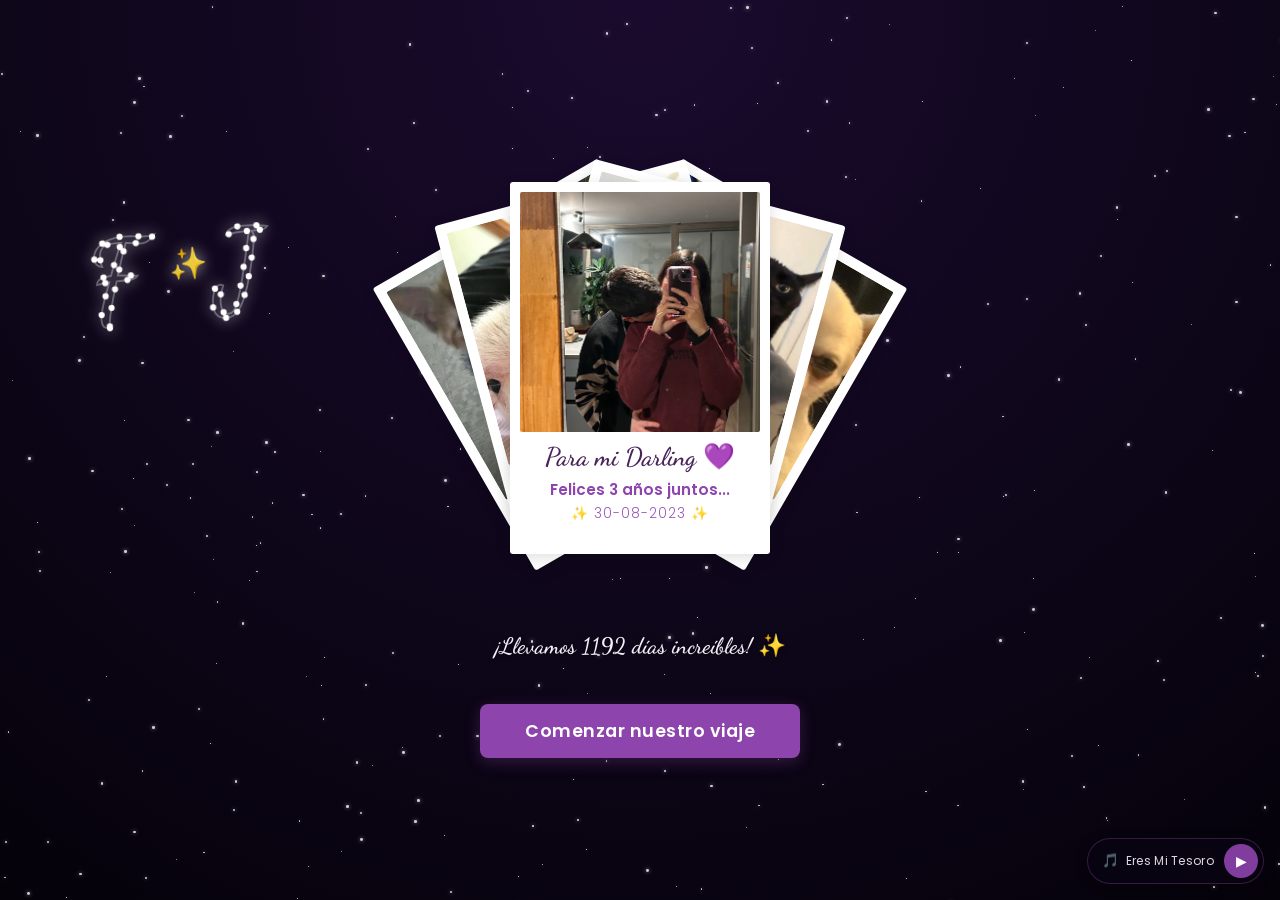
<file: index.html>
<!doctype html>
<html lang="es">
  <head>
    <meta charset="UTF-8" />
    <meta name="viewport" content="width=device-width, initial-scale=1.0" />
    <meta http-equiv="refresh" content="0; url=pages/bienvenida.html" />
    <title>Redirigiendo...</title>
    <link rel="icon" type="image/png" href="assets/img/tuyyoGatitos.png" />
  </head>
  <body>
    <script>
      window.location.href = "pages/bienvenida.html";
    </script>
  </body>
</html>
</file>
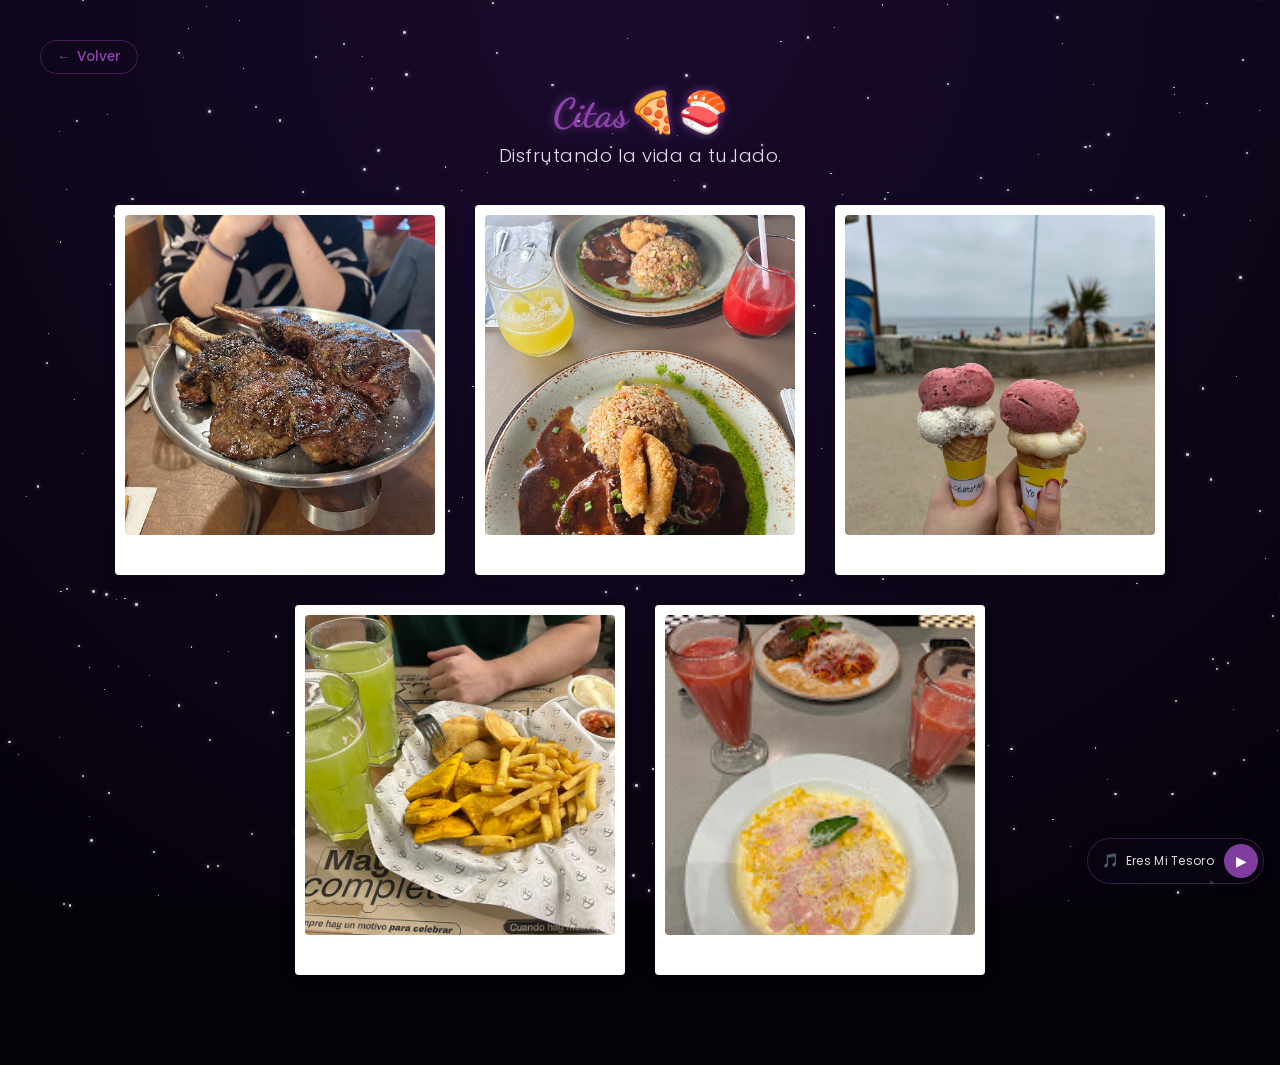
<file: pages/album_comidas.html>
<!doctype html>
<html lang="es">
  <head>
    <meta charset="UTF-8" />
    <meta name="viewport" content="width=device-width, initial-scale=1.0" />
    <title>Citas 🍕 - Nuestros Recuerdos</title>
    <link rel="icon" type="image/png" href="../assets/img/tuyyoGatitos.png" />
    <link rel="stylesheet" href="../assets/css/styles.css" />
  </head>
  <body style="opacity: 0; animation: fadeInPage 1s forwards">
    <div class="bg-stars" id="bg-stars"></div>
    <div
      class="screen"
      style="
        max-width: 100%;
        padding: 40px 20px;
        min-height: 100vh;
        display: flex;
        flex-direction: column;
        align-items: center;
        justify-content: flex-start;
      "
    >
      <div style="width: 100%; max-width: 1200px">
        <div
          style="
            width: 100%;
            display: flex;
            justify-content: flex-start;
            margin-bottom: 15px;
          "
        >
          <button
            onclick="window.location.href = 'recuerdos.html'"
            style="
              background: transparent;
              border: 1px solid rgba(142, 68, 173, 0.4);
              border-radius: 20px;
              color: var(--primary);
              font-family: &quot;Poppins&quot;, sans-serif;
              font-size: 0.85rem;
              font-weight: 500;
              cursor: pointer;
              display: flex;
              align-items: center;
              gap: 6px;
              padding: 6px 16px;
              transition: all 0.2s ease;
            "
            onmouseover="
              this.style.background = 'rgba(142, 68, 173, 0.1)';
              this.style.transform = 'translateX(-4px)';
            "
            onmouseout="
              this.style.background = 'transparent';
              this.style.transform = 'translateX(0)';
            "
          >
            <span>←</span> Volver
          </button>
        </div>
        <h2
          style="font-size: 2.5rem; text-align: center; color: var(--primary)"
        >
          Citas🍕🍣
        </h2>
        <p class="page-subtitle">Disfrutando la vida a tu lado.</p>

        <div class="albums-container">
          <div
            class="polaroid"
            style="cursor: default; transform: none; transition: none"
          >
            <img
              src="../assets/img/comidas_varias/2026Julio.jpg"
              alt="Recuerdo"
              style="
                width: 100%;
                height: 320px;
                object-fit: cover;
                border-radius: 4px;
                display: block;
              "
            />
          </div>
          <div
            class="polaroid"
            style="cursor: default; transform: none; transition: none"
          >
            <img
              src="../assets/img/comidas_varias/GiratorioJulio2025.jpg"
              alt="Recuerdo"
              style="
                width: 100%;
                height: 320px;
                object-fit: cover;
                border-radius: 4px;
                display: block;
              "
            />
          </div>
          <div
            class="polaroid"
            style="cursor: default; transform: none; transition: none"
          >
            <img
              src="../assets/img/comidas_varias/Helados.jpg"
              alt="Recuerdo"
              style="
                width: 100%;
                height: 320px;
                object-fit: cover;
                border-radius: 4px;
                display: block;
              "
            />
          </div>
          <div
            class="polaroid"
            style="cursor: default; transform: none; transition: none"
          >
            <img
              src="../assets/img/comidas_varias/IMG-20260531-WA0255.jpg"
              alt="Recuerdo"
              style="
                width: 100%;
                height: 320px;
                object-fit: cover;
                border-radius: 4px;
                display: block;
              "
            />
          </div>
          <div
            class="polaroid"
            style="cursor: default; transform: none; transition: none"
          >
            <img
              src="../assets/img/comidas_varias/IMG-20260709-WA0003.jpg"
              alt="Recuerdo"
              style="
                width: 100%;
                height: 320px;
                object-fit: cover;
                border-radius: 4px;
                display: block;
              "
            />
          </div>
        </div>
      </div>
      <div id="inline-player"></div>
    </div>
    <script src="../assets/js/script.js"></script>
    <style>
      @keyframes fadeInPage {
        to {
          opacity: 1;
        }
      }
    </style>
  </body>
</html>
</file>
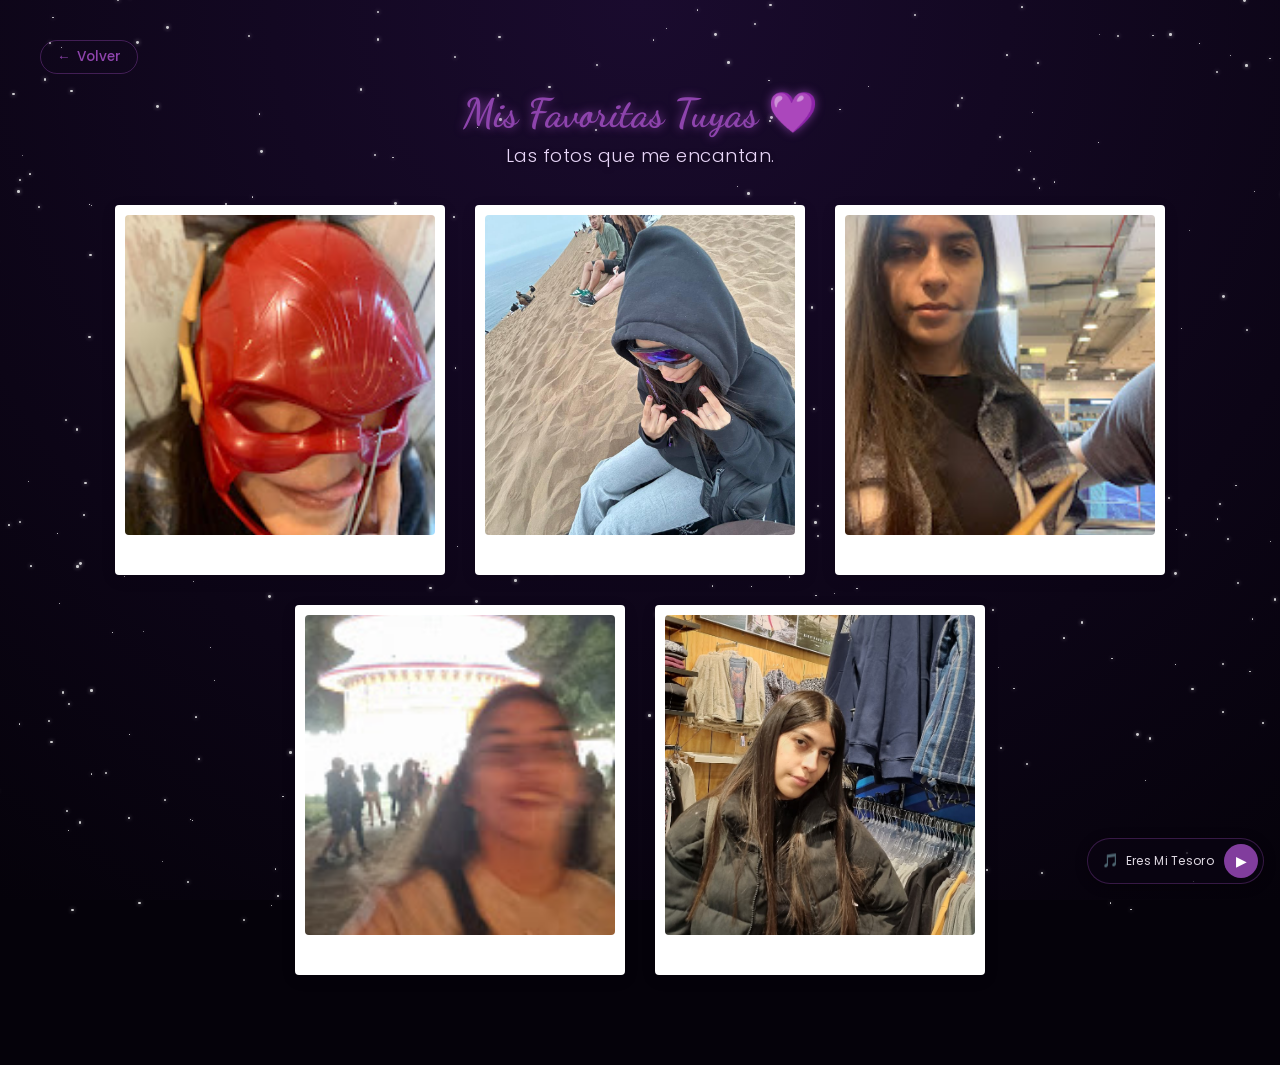
<file: pages/album_favoritas.html>
﻿<!doctype html>
<html lang="es">
  <head>
    <meta charset="UTF-8" />
    <meta name="viewport" content="width=device-width, initial-scale=1.0" />
    <title>Mis Favoritas 💜 - Nuestros Recuerdos</title>
    <link rel="icon" type="image/png" href="../assets/img/tuyyoGatitos.png" />
    <link rel="stylesheet" href="../assets/css/styles.css" />
  </head>
  <body style="opacity: 0; animation: fadeInPage 1s forwards">
    <div class="bg-stars" id="bg-stars"></div>
    <div
      class="screen"
      style="
        max-width: 100%;
        padding: 40px 20px;
        min-height: 100vh;
        display: flex;
        flex-direction: column;
        align-items: center;
        justify-content: flex-start;
      "
    >
      <div style="width: 100%; max-width: 1200px">
        <div
          style="
            width: 100%;
            display: flex;
            justify-content: flex-start;
            margin-bottom: 15px;
          "
        >
          <button
            onclick="window.location.href = 'recuerdos.html'"
            style="
              background: transparent;
              border: 1px solid rgba(142, 68, 173, 0.4);
              border-radius: 20px;
              color: var(--primary);
              font-family: &quot;Poppins&quot;, sans-serif;
              font-size: 0.85rem;
              font-weight: 500;
              cursor: pointer;
              display: flex;
              align-items: center;
              gap: 6px;
              padding: 6px 16px;
              transition: all 0.2s ease;
            "
            onmouseover="
              this.style.background = 'rgba(142, 68, 173, 0.1)';
              this.style.transform = 'translateX(-4px)';
            "
            onmouseout="
              this.style.background = 'transparent';
              this.style.transform = 'translateX(0)';
            "
          >
            <span>←</span> Volver
          </button>
        </div>
        <h2
          style="font-size: 2.5rem; text-align: center; color: var(--primary)"
        >
          Mis Favoritas Tuyas 💜
        </h2>
        <p class="page-subtitle">Las fotos que me encantan.</p>

        <div class="albums-container">
          <div
            class="polaroid"
            style="cursor: default; transform: none; transition: none"
          >
            <img
              src="../assets/img/MisFavoritas/1.jpg"
              alt="Recuerdo"
              style="
                width: 100%;
                height: 320px;
                object-fit: cover;
                border-radius: 4px;
                display: block;
              "
            />
          </div>
          <div
            class="polaroid"
            style="cursor: default; transform: none; transition: none"
          >
            <img
              src="../assets/img/MisFavoritas/2.jpg"
              alt="Recuerdo"
              style="
                width: 100%;
                height: 320px;
                object-fit: cover;
                border-radius: 4px;
                display: block;
              "
            />
          </div>
          <div
            class="polaroid"
            style="cursor: default; transform: none; transition: none"
          >
            <img
              src="../assets/img/MisFavoritas/3.jpg"
              alt="Recuerdo"
              style="
                width: 100%;
                height: 320px;
                object-fit: cover;
                border-radius: 4px;
                display: block;
              "
            />
          </div>
          <div
            class="polaroid"
            style="cursor: default; transform: none; transition: none"
          >
            <img
              src="../assets/img/MisFavoritas/4.jpg"
              alt="Recuerdo"
              style="
                width: 100%;
                height: 320px;
                object-fit: cover;
                border-radius: 4px;
                display: block;
              "
            />
          </div>
          <div
            class="polaroid"
            style="cursor: default; transform: none; transition: none"
          >
            <img
              src="../assets/img/MisFavoritas/5.jpg"
              alt="Recuerdo"
              style="
                width: 100%;
                height: 320px;
                object-fit: cover;
                border-radius: 4px;
                display: block;
              "
            />
          </div>
        </div>
      </div>
      <div id="inline-player"></div>
    </div>
    <script src="../assets/js/script.js"></script>
    <style>
      @keyframes fadeInPage {
        to {
          opacity: 1;
        }
      }
    </style>
  </body>
</html>
</file>
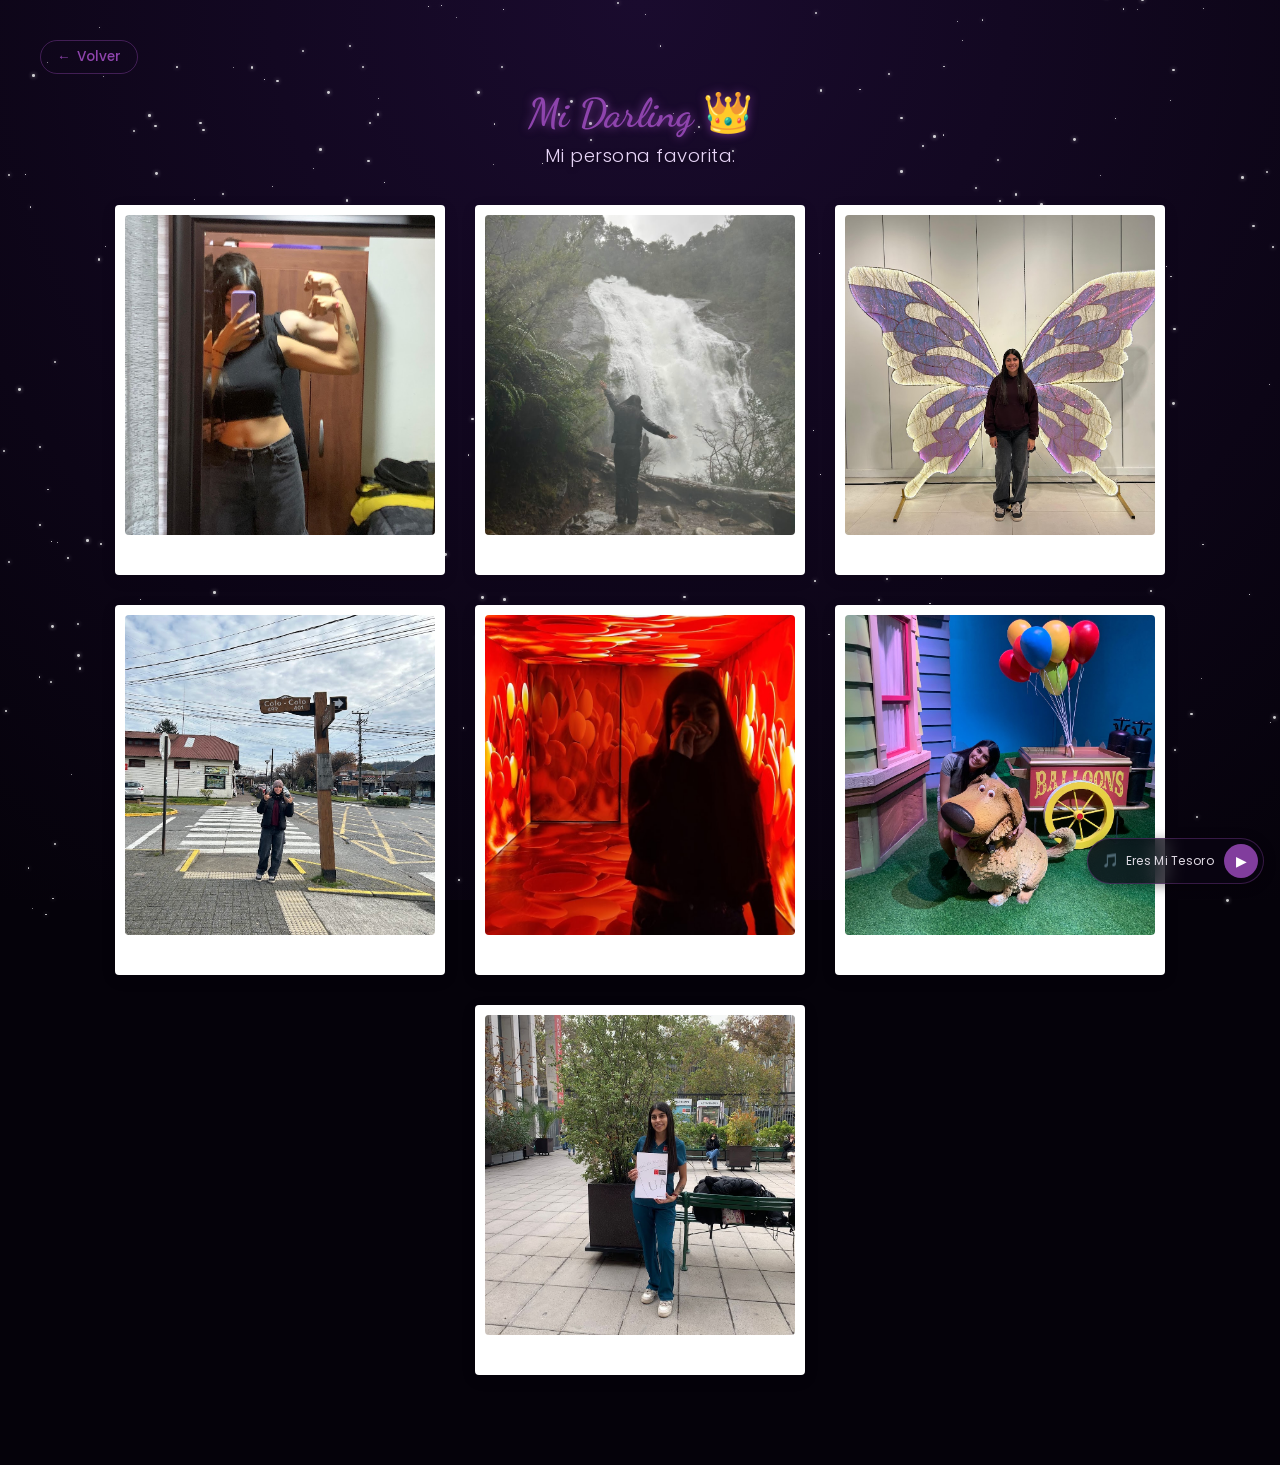
<file: pages/album_fernanda.html>
﻿<!doctype html>
<html lang="es">
  <head>
    <meta charset="UTF-8" />
    <meta name="viewport" content="width=device-width, initial-scale=1.0" />
    <title>Fernanda 👑 - Nuestros Recuerdos</title>
    <link rel="icon" type="image/png" href="../assets/img/tuyyoGatitos.png" />
    <link rel="stylesheet" href="../assets/css/styles.css" />
  </head>
  <body style="opacity: 0; animation: fadeInPage 1s forwards">
    <div class="bg-stars" id="bg-stars"></div>
    <div
      class="screen"
      style="
        max-width: 100%;
        padding: 40px 20px;
        min-height: 100vh;
        display: flex;
        flex-direction: column;
        align-items: center;
        justify-content: flex-start;
      "
    >
      <div style="width: 100%; max-width: 1200px">
        <div
          style="
            width: 100%;
            display: flex;
            justify-content: flex-start;
            margin-bottom: 15px;
          "
        >
          <button
            onclick="window.location.href = 'recuerdos.html'"
            style="
              background: transparent;
              border: 1px solid rgba(142, 68, 173, 0.4);
              border-radius: 20px;
              color: var(--primary);
              font-family: &quot;Poppins&quot;, sans-serif;
              font-size: 0.85rem;
              font-weight: 500;
              cursor: pointer;
              display: flex;
              align-items: center;
              gap: 6px;
              padding: 6px 16px;
              transition: all 0.2s ease;
            "
            onmouseover="
              this.style.background = 'rgba(142, 68, 173, 0.1)';
              this.style.transform = 'translateX(-4px)';
            "
            onmouseout="
              this.style.background = 'transparent';
              this.style.transform = 'translateX(0)';
            "
          >
            <span>←</span> Volver
          </button>
        </div>
        <h2
          style="font-size: 2.5rem; text-align: center; color: var(--primary)"
        >
          Mi Darling 👑
        </h2>
        <p class="page-subtitle">Mi persona favorita.</p>

        <div class="albums-container">
          <div
            class="polaroid"
            style="cursor: default; transform: none; transition: none"
          >
            <img
              src="../assets/img/Fernanda/2023Sept.jpg"
              alt="Recuerdo"
              style="
                width: 100%;
                height: 320px;
                object-fit: cover;
                border-radius: 4px;
                display: block;
              "
            />
          </div>
          <div
            class="polaroid"
            style="cursor: default; transform: none; transition: none"
          >
            <img
              src="../assets/img/Fernanda/2026Julio.jpg"
              alt="Recuerdo"
              style="
                width: 100%;
                height: 320px;
                object-fit: cover;
                border-radius: 4px;
                display: block;
              "
            />
          </div>
          <div
            class="polaroid"
            style="cursor: default; transform: none; transition: none"
          >
            <img
              src="../assets/img/Fernanda/2026MayoHalas.jpg"
              alt="Recuerdo"
              style="
                width: 100%;
                height: 320px;
                object-fit: cover;
                border-radius: 4px;
                display: block;
              "
            />
          </div>
          <div
            class="polaroid"
            style="cursor: default; transform: none; transition: none"
          >
            <img
              src="../assets/img/Fernanda/ColoColoPucon.jpg"
              alt="Recuerdo"
              style="
                width: 100%;
                height: 320px;
                object-fit: cover;
                border-radius: 4px;
                display: block;
              "
            />
          </div>
          <div
            class="polaroid"
            style="cursor: default; transform: none; transition: none"
          >
            <img
              src="../assets/img/Fernanda/FernandaMim.jpg"
              alt="Recuerdo"
              style="
                width: 100%;
                height: 320px;
                object-fit: cover;
                border-radius: 4px;
                display: block;
              "
            />
          </div>
          <div
            class="polaroid"
            style="cursor: default; transform: none; transition: none"
          >
            <img
              src="../assets/img/Fernanda/FernandaUp.jpg"
              alt="Recuerdo"
              style="
                width: 100%;
                height: 320px;
                object-fit: cover;
                border-radius: 4px;
                display: block;
              "
            />
          </div>
          <div
            class="polaroid"
            style="cursor: default; transform: none; transition: none"
          >
            <img
              src="../assets/img/Fernanda/investidura2024.jpg"
              alt="Recuerdo"
              style="
                width: 100%;
                height: 320px;
                object-fit: cover;
                border-radius: 4px;
                display: block;
              "
            />
          </div>
          <!-- <div
            class="polaroid"
            style="cursor: default; transform: none; transition: none"
          >
            <img
              src="../assets/img/Fernanda/juramentoInvestidura.jpg"
              alt="Recuerdo"
              style="
                width: 100%;
                height: 320px;
                object-fit: cover;
                border-radius: 4px;
                display: block;
              "
            />
          </div> -->
        </div>
      </div>
      <div id="inline-player"></div>
    </div>
    <script src="../assets/js/script.js"></script>
    <style>
      @keyframes fadeInPage {
        to {
          opacity: 1;
        }
      }
    </style>
  </body>
</html>
</file>
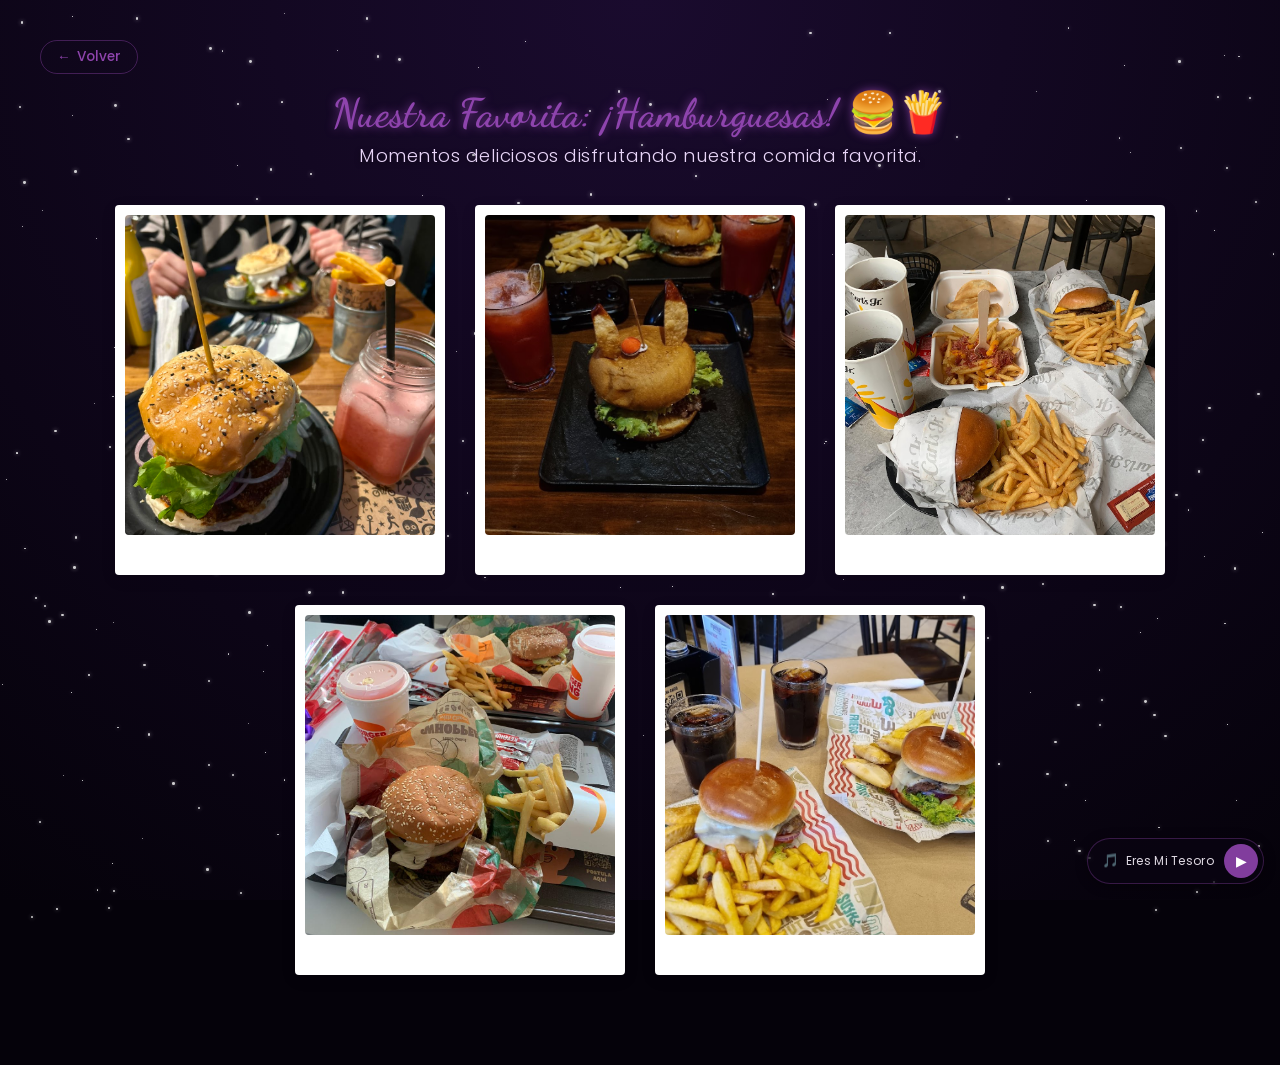
<file: pages/album_hamburguesas.html>
﻿<!doctype html>
<html lang="es">
  <head>
    <meta charset="UTF-8" />
    <meta name="viewport" content="width=device-width, initial-scale=1.0" />
    <title>Hamburguesas 🍔 - Nuestros Recuerdos</title>
    <link rel="icon" type="image/png" href="../assets/img/tuyyoGatitos.png" />
    <link rel="stylesheet" href="../assets/css/styles.css" />
  </head>
  <body style="opacity: 0; animation: fadeInPage 1s forwards">
    <div class="bg-stars" id="bg-stars"></div>
    <div class="screen" style="max-width: 100%; padding: 40px 20px; min-height: 100vh; display: flex; flex-direction: column; align-items: center; justify-content: flex-start;">
      <div style="width: 100%; max-width: 1200px;">
        <div style="width: 100%; display: flex; justify-content: flex-start; margin-bottom: 15px;">
        <button onclick="window.location.href='recuerdos.html'" style="background: transparent; border: 1px solid rgba(142, 68, 173, 0.4); border-radius: 20px; color: var(--primary); font-family: 'Poppins', sans-serif; font-size: 0.85rem; font-weight: 500; cursor: pointer; display: flex; align-items: center; gap: 6px; padding: 6px 16px; transition: all 0.2s ease;" onmouseover="this.style.background='rgba(142, 68, 173, 0.1)'; this.style.transform='translateX(-4px)';" onmouseout="this.style.background='transparent'; this.style.transform='translateX(0)';">
          <span>←</span> Volver
        </button>
      </div>
      <h2 style="font-size: 2.5rem; text-align: center; color: var(--primary);">Nuestra Favorita: ¡Hamburguesas! 🍔🍟</h2>
      <p class="page-subtitle">Momentos deliciosos disfrutando nuestra comida favorita.</p>

      <div class="albums-container">
        <div class="polaroid" style="cursor: default; transform: none; transition: none;">
          <img src="../assets/img/hamburguesas/hamburguesa1.jpg" alt="Recuerdo" style="width: 100%; height: 320px; object-fit: cover; border-radius: 4px; display: block;" />
          
        </div>
        <div class="polaroid" style="cursor: default; transform: none; transition: none;">
          <img src="../assets/img/hamburguesas/hamburguesa2.jpg" alt="Recuerdo" style="width: 100%; height: 320px; object-fit: cover; border-radius: 4px; display: block;" />
          
        </div>
        <div class="polaroid" style="cursor: default; transform: none; transition: none;">
          <img src="../assets/img/hamburguesas/hamburguesa3.jpg" alt="Recuerdo" style="width: 100%; height: 320px; object-fit: cover; border-radius: 4px; display: block;" />
          
        </div>
        <div class="polaroid" style="cursor: default; transform: none; transition: none;">
          <img src="../assets/img/hamburguesas/hamburguesas4.jpg" alt="Recuerdo" style="width: 100%; height: 320px; object-fit: cover; border-radius: 4px; display: block;" />
          
        </div>
        <div class="polaroid" style="cursor: default; transform: none; transition: none;">
          <img src="../assets/img/hamburguesas/5.jpg" alt="Recuerdo" style="width: 100%; height: 320px; object-fit: cover; border-radius: 4px; display: block;" />
          
        </div>
      </div>
      </div>
      <div id="inline-player"></div>
    </div>
    <script src="../assets/js/script.js"></script>
    <style>@keyframes fadeInPage { to { opacity: 1; } }</style>
  </body>
</html>
</file>
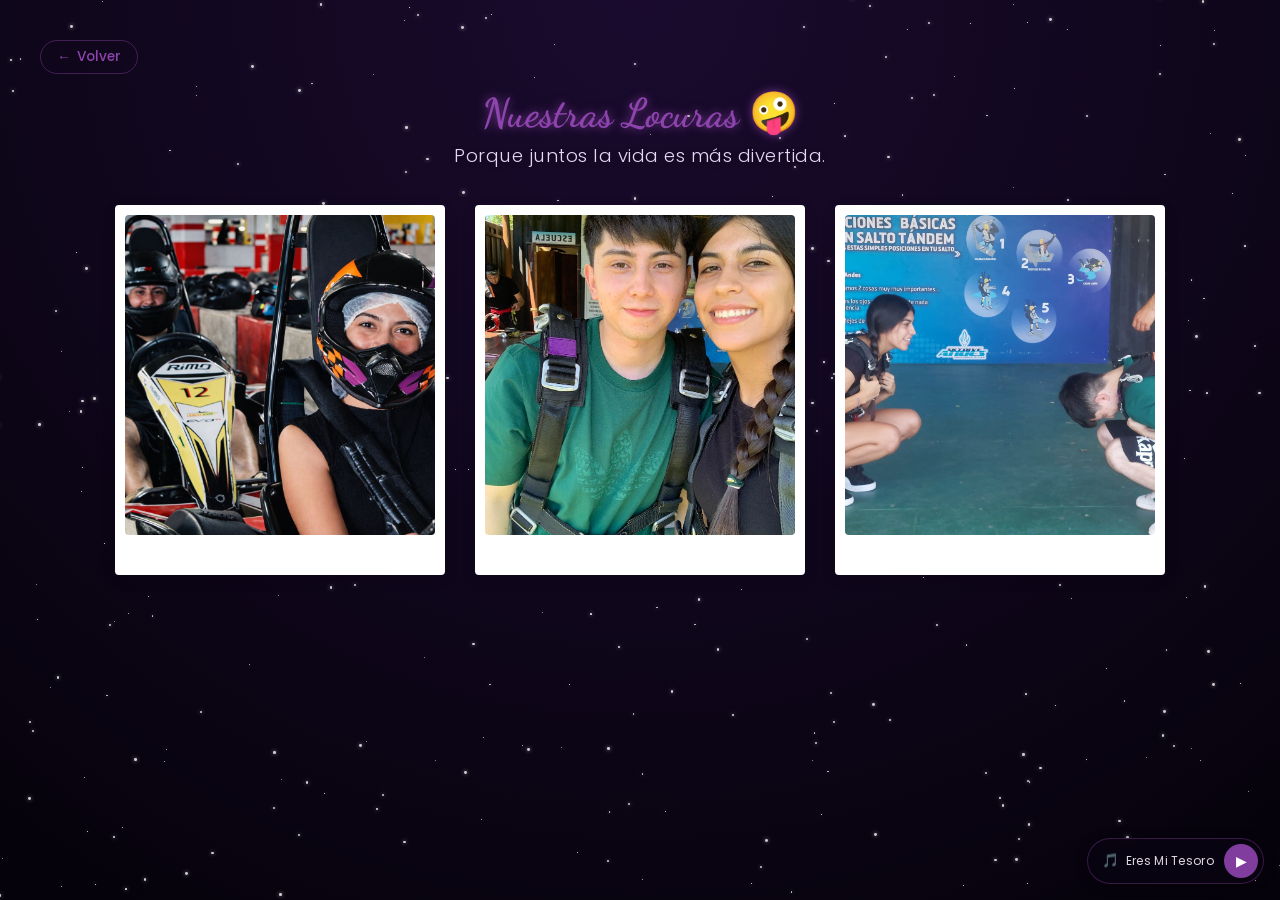
<file: pages/album_locuras.html>
﻿<!doctype html>
<html lang="es">
  <head>
    <meta charset="UTF-8" />
    <meta name="viewport" content="width=device-width, initial-scale=1.0" />
    <title>Locuras 🤪 - Nuestros Recuerdos</title>
    <link rel="icon" type="image/png" href="../assets/img/tuyyoGatitos.png" />
    <link rel="stylesheet" href="../assets/css/styles.css" />
  </head>
  <body style="opacity: 0; animation: fadeInPage 1s forwards">
    <div class="bg-stars" id="bg-stars"></div>
    <div class="screen" style="max-width: 100%; padding: 40px 20px; min-height: 100vh; display: flex; flex-direction: column; align-items: center; justify-content: flex-start;">
      <div style="width: 100%; max-width: 1200px;">
        <div style="width: 100%; display: flex; justify-content: flex-start; margin-bottom: 15px;">
        <button onclick="window.location.href='recuerdos.html'" style="background: transparent; border: 1px solid rgba(142, 68, 173, 0.4); border-radius: 20px; color: var(--primary); font-family: 'Poppins', sans-serif; font-size: 0.85rem; font-weight: 500; cursor: pointer; display: flex; align-items: center; gap: 6px; padding: 6px 16px; transition: all 0.2s ease;" onmouseover="this.style.background='rgba(142, 68, 173, 0.1)'; this.style.transform='translateX(-4px)';" onmouseout="this.style.background='transparent'; this.style.transform='translateX(0)';">
          <span>←</span> Volver
        </button>
      </div>
      <h2 style="font-size: 2.5rem; text-align: center; color: var(--primary);">Nuestras Locuras 🤪</h2>
      <p class="page-subtitle">Porque juntos la vida es más divertida.</p>

      <div class="albums-container">
        <div class="polaroid" style="cursor: default; transform: none; transition: none;"><img src="../assets/img/Locuras/Karting.jpg" alt="Recuerdo" style="width: 100%; height: 320px; object-fit: cover; border-radius: 4px; display: block;" /></div>
        <div class="polaroid" style="cursor: default; transform: none; transition: none;"><img src="../assets/img/Locuras/SaltoEnParacaidas.jpg" alt="Recuerdo" style="width: 100%; height: 320px; object-fit: cover; border-radius: 4px; display: block;" /></div>
        <div class="polaroid" style="cursor: default; transform: none; transition: none;"><img src="../assets/img/Locuras/SaltoParacaidas2.jpg" alt="Recuerdo" style="width: 100%; height: 320px; object-fit: cover; border-radius: 4px; display: block;" /></div>
      </div>
      </div>
      <div id="inline-player"></div>
    </div>
    <script src="../assets/js/script.js"></script>
    <style>@keyframes fadeInPage { to { opacity: 1; } }</style>
  </body>
</html>
</file>
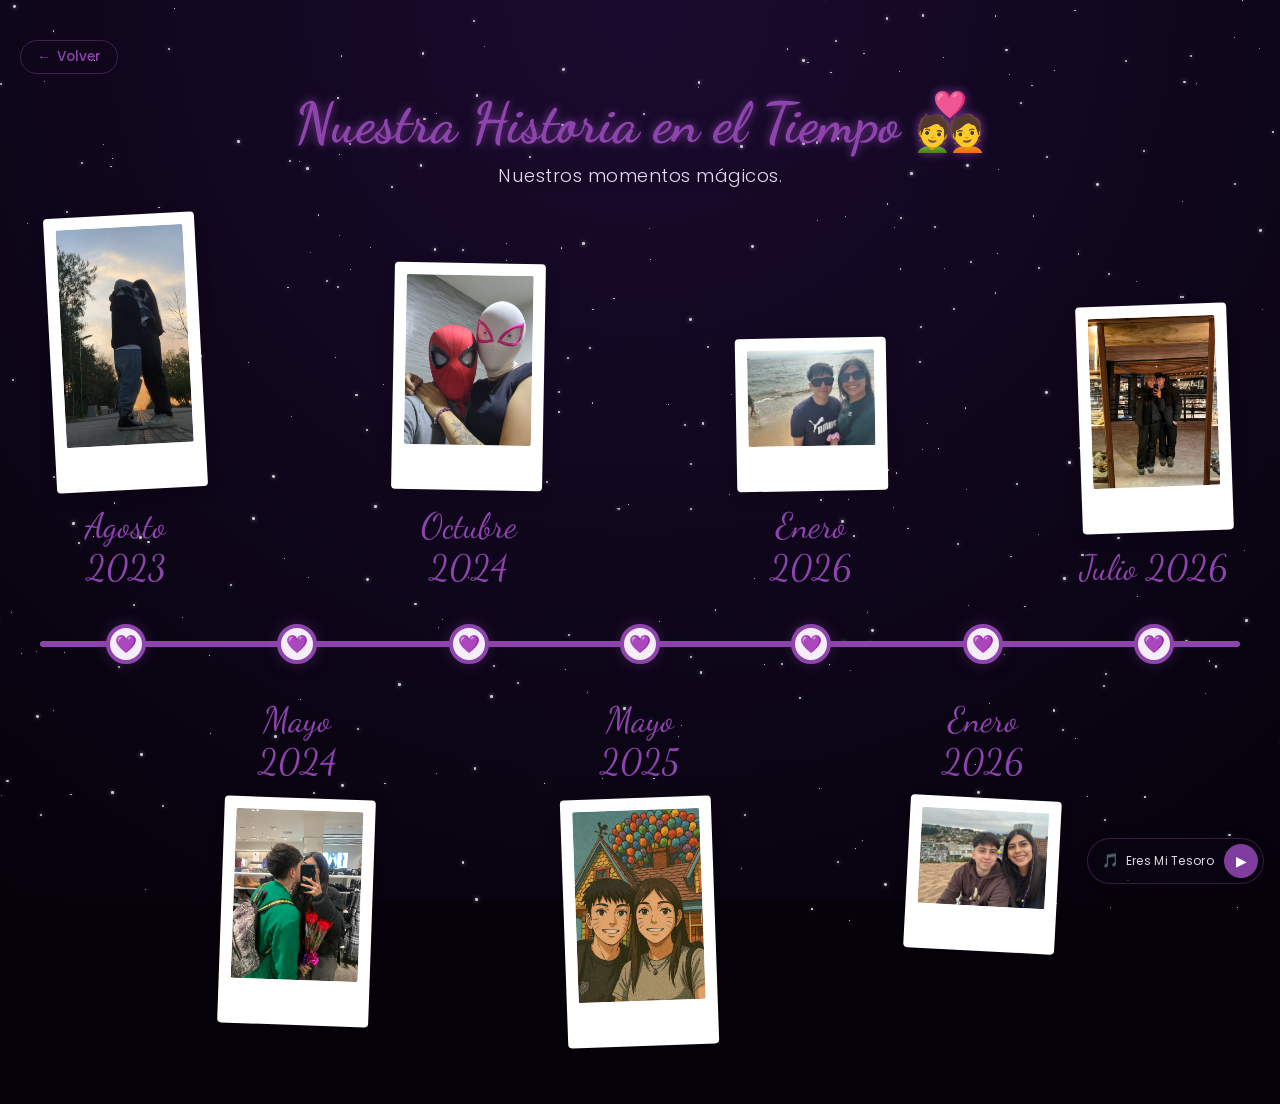
<file: pages/album_nosotros.html>
﻿<!doctype html>
<html lang="es">
  <head>
    <meta charset="UTF-8" />
    <meta name="viewport" content="width=device-width, initial-scale=1.0" />
    <title>Nosotros 💑 - Nuestra Historia</title>
    <link rel="icon" type="image/png" href="../assets/img/tuyyoGatitos.png" />
    <link rel="stylesheet" href="../assets/css/styles.css" />
    <style>
      .timeline-container {
        width: 100%;
        max-width: 1500px; /* Ampliado para que las polaroid sean más grandes */
        margin: 0 auto;
        padding: 0 20px;
        flex: 1; /* Permite que el contenedor empuje el contenido y se centre en el espacio disponible */
        display: flex;
        align-items: center; /* Centra la línea de tiempo verticalmente en el área restante */
      }
      
      .timeline {
        display: flex;
        position: relative;
        align-items: stretch; 
        width: 100%; /* Asegura que tome todo el ancho */
        margin: 40px 0;
      }
      
      .timeline-line {
        position: absolute;
        top: 50%;
        left: 0;
        width: 100%; /* Forzar el ancho completo */
        height: 6px; /* Más gruesa para que se vea claramente */
        background-color: var(--primary, #8e44ad);
        transform: translateY(-50%);
        border-radius: 3px;
        z-index: 1;
      }
      
      .timeline-item {
        flex: 1;
        display: flex;
        flex-direction: column;
        position: relative;
        padding: 0 10px;
        z-index: 2;
      }
      
      .timeline-node {
        position: absolute;
        top: 50%;
        left: 50%;
        transform: translate(-50%, -50%);
        width: 40px;
        height: 40px;
        background-color: var(--light, #fdfefe);
        border: 4px solid var(--primary, #8e44ad);
        border-radius: 50%;
        display: flex;
        justify-content: center;
        align-items: center;
        font-size: 1.1rem;
        z-index: 3;
        box-shadow: 0 0 15px rgba(142, 68, 173, 0.3); /* Resplandor morado para destacar */
      }
      
      .timeline-half {
        flex: 1;
        display: flex;
        flex-direction: column;
        min-height: 330px; /* Expandido para dar espacio a las imágenes más altas */
      }
      
      .top-half {
        justify-content: flex-end;
        padding-bottom: 40px; /* Separación ampliada de la línea central */
      }
      
      .bottom-half {
        justify-content: flex-start;
        padding-top: 40px; /* Separación ampliada de la línea central */
      }
      
      .timeline-content {
        background-color: white;
        padding: 12px;
        padding-bottom: 45px;
        box-shadow: 0 4px 15px rgba(0,0,0,0.15);
        border-radius: 4px;
        transition: transform 0.3s ease;
        position: relative;
        z-index: 4;
        width: 100%;
      }
      
      .timeline-content img {
        width: 100%;
        height: auto; /* Permite que la foto conserve su altura original */
        max-height: 350px;
        object-fit: contain; /* Garantiza que no se corte ABSOLUTAMENTE NADA de la foto */
        background-color: #fafafa;
        border-radius: 2px;
        display: block;
      }
      
      .timeline-content:hover {
        transform: scale(1.1) rotate(0deg) !important;
        z-index: 10;
      }
      
      .timeline-date-floating { color: var(--primary); font-family: 'Dancing Script', cursive; font-size: 2.2rem; text-align: center; margin: 15px 0; text-shadow: 1px 1px 3px rgba(0,0,0,0.1); }
      .timeline-date {
        color: var(--primary);
        font-family: 'Dancing Script', cursive;
        font-size: 1.6rem;
        margin: 12px 0 2px 0;
        text-align: center;
      }
      
      .timeline-desc {
        color: var(--text-dark);
        margin: 0;
        text-align: center;
        font-size: 0.9rem;
        font-family: 'Poppins', sans-serif;
      }
      
      /* Responsive Móvil: Línea vertical */
      @media screen and (max-width: 992px) {
        .timeline-container {
          align-items: flex-start; /* En móvil es mejor que no esté forzado al centro vertical si es largo */
        }
        .timeline {
          flex-direction: column;
        }
        .timeline-line {
          top: 0;
          bottom: 0;
          left: 43px; /* Posición exacta para que cruce el centro del nodo */
          width: 6px;
          height: 100%;
          transform: none;
        }
        .timeline-item {
          flex-direction: row;
          padding: 20px 0;
          min-height: 220px;
        }
        .timeline-node {
          left: 46px; /* Centrado sobre la línea de 43px + 3px (mitad de 6px) */
          top: 50%;
        }
        .timeline-half {
          flex: none;
          width: 100%;
          min-height: auto;
          padding: 0 20px 0 90px !important; /* Espacio para el nodo y la línea a la izquierda */
          justify-content: center !important;
        }
        .empty-half {
          display: none !important; 
        }
        .timeline-content img {
          height: auto; /* Se ajusta a la foto real */
          max-height: 450px;
        }
        .timeline-date-floating { color: var(--primary); font-family: 'Dancing Script', cursive; font-size: 2.2rem; text-align: center; margin: 15px 0; text-shadow: 1px 1px 3px rgba(0,0,0,0.1); }
      .timeline-date {
          font-size: 2.2rem;
        }
        .timeline-desc {
          font-size: 1.1rem;
        }
      }
    </style>
  </head>
  <body style="opacity: 0; animation: fadeInPage 1s forwards">
    <div class="bg-stars" id="bg-stars"></div>
    
    <!-- Ajuste: flex-start para que el título se quede arriba "estándar", padding-top generoso -->
    <div class="screen" style="max-width: 100%; padding: 40px 20px; min-height: 100vh; display: flex; flex-direction: column; align-items: center; justify-content: flex-start;">
      
      <!-- Contenedor del Título (Arriba del todo) -->
      <div style="width: 100%; max-width: 1500px;">
        <div style="width: 100%; display: flex; justify-content: flex-start; margin-bottom: 15px;">
          <button onclick="window.location.href='recuerdos.html'" style="background: transparent; border: 1px solid rgba(142, 68, 173, 0.4); border-radius: 20px; color: var(--primary); font-family: 'Poppins', sans-serif; font-size: 0.85rem; font-weight: 500; cursor: pointer; display: flex; align-items: center; gap: 6px; padding: 6px 16px; transition: all 0.2s ease;" onmouseover="this.style.background='rgba(142, 68, 173, 0.1)'; this.style.transform='translateX(-4px)';" onmouseout="this.style.background='transparent'; this.style.transform='translateX(0)';">
            <span>←</span> Volver
          </button>
        </div>
        <h2 style="font-size: 3.5rem; text-align: center; color: var(--primary); font-family: 'Dancing Script', cursive; margin-top: 0;">Nuestra Historia en el Tiempo 💑</h2>
        <p class="page-subtitle">Nuestros momentos mágicos.</p>
      </div>

      <!-- Contenedor de la Línea de Tiempo (Ocupa el resto y se centra) -->
      <div class="timeline-container">
        <div class="timeline">
          <div class="timeline-line"></div>
          
          <!-- Elemento 1: Arriba -->
          <div class="timeline-item">
            <div class="timeline-node">💜</div>
            <div class="timeline-half top-half">
              <div class="timeline-content" style="transform: rotate(-3deg);">
                <img src="../assets/img/Nosotros/2023AgostoTodoComenzo.png" alt="Agosto 2023" />
              </div>
              <div class="timeline-date-floating">Agosto 2023</div>
            </div>
            <div class="timeline-half bottom-half empty-half"></div>
          </div>

          <!-- Elemento 2: Abajo -->
          <div class="timeline-item">
            <div class="timeline-node">💜</div>
            <div class="timeline-half top-half empty-half"></div>
            <div class="timeline-half bottom-half">
              <div class="timeline-date-floating">Mayo 2024</div>
              <div class="timeline-content" style="transform: rotate(2deg);">
                <img src="../assets/img/Nosotros/2024Mayo.jpg" alt="Mayo 2024" />
              </div>
            </div>
          </div>

          <!-- Elemento 3: Arriba -->
          <div class="timeline-item">
            <div class="timeline-node">💜</div>
            <div class="timeline-half top-half">
              <div class="timeline-content" style="transform: rotate(1deg);">
                <img src="../assets/img/Nosotros/2024oCTUBRE.jpg" alt="Octubre 2024" />
              </div>
              <div class="timeline-date-floating">Octubre 2024</div>
            </div>
            <div class="timeline-half bottom-half empty-half"></div>
          </div>

          <!-- Elemento 4: Abajo (NEW) -->
          <div class="timeline-item">
            <div class="timeline-node">💜</div>
            <div class="timeline-half top-half empty-half"></div>
            <div class="timeline-half bottom-half">
              <div class="timeline-date-floating">Mayo 2025</div>
              <div class="timeline-content" style="transform: rotate(-2deg);">
                <img src="../assets/img/Nosotros/2025Mayo.jpg" alt="Mayo 2025" />
              </div>
            </div>
          </div>

          <!-- Elemento 5: Arriba -->
          <div class="timeline-item">
            <div class="timeline-node">💜</div>
            <div class="timeline-half top-half">
              <div class="timeline-content" style="transform: rotate(-1deg);">
                <img src="../assets/img/Nosotros/2026Enero.jpg" alt="Enero 2026" />
              </div>
              <div class="timeline-date-floating">Enero 2026</div>
            </div>
            <div class="timeline-half bottom-half empty-half"></div>
          </div>

          <!-- Elemento 6: Abajo -->
          <div class="timeline-item">
            <div class="timeline-node">💜</div>
            <div class="timeline-half top-half empty-half"></div>
            <div class="timeline-half bottom-half">
              <div class="timeline-date-floating">Enero 2026</div>
              <div class="timeline-content" style="transform: rotate(3deg);">
                <img src="../assets/img/Nosotros/2026Enero2.jpg" alt="Enero 2026" />
              </div>
            </div>
          </div>

          <!-- Elemento 7: Arriba -->
          <div class="timeline-item">
            <div class="timeline-node">💜</div>
            <div class="timeline-half top-half">
              <div class="timeline-content" style="transform: rotate(-2deg);">
                <img src="../assets/img/Nosotros/2026Julio.jpg" alt="Julio 2026" />
              </div>
              <div class="timeline-date-floating">Julio 2026</div>
            </div>
            <div class="timeline-half bottom-half empty-half"></div>
          </div>
          
        </div>
      </div>
      
      <div id="inline-player"></div>
    </div>
    <script src="../assets/js/script.js"></script>
    <style>@keyframes fadeInPage { to { opacity: 1; } }</style>
  </body>
</html>
</file>
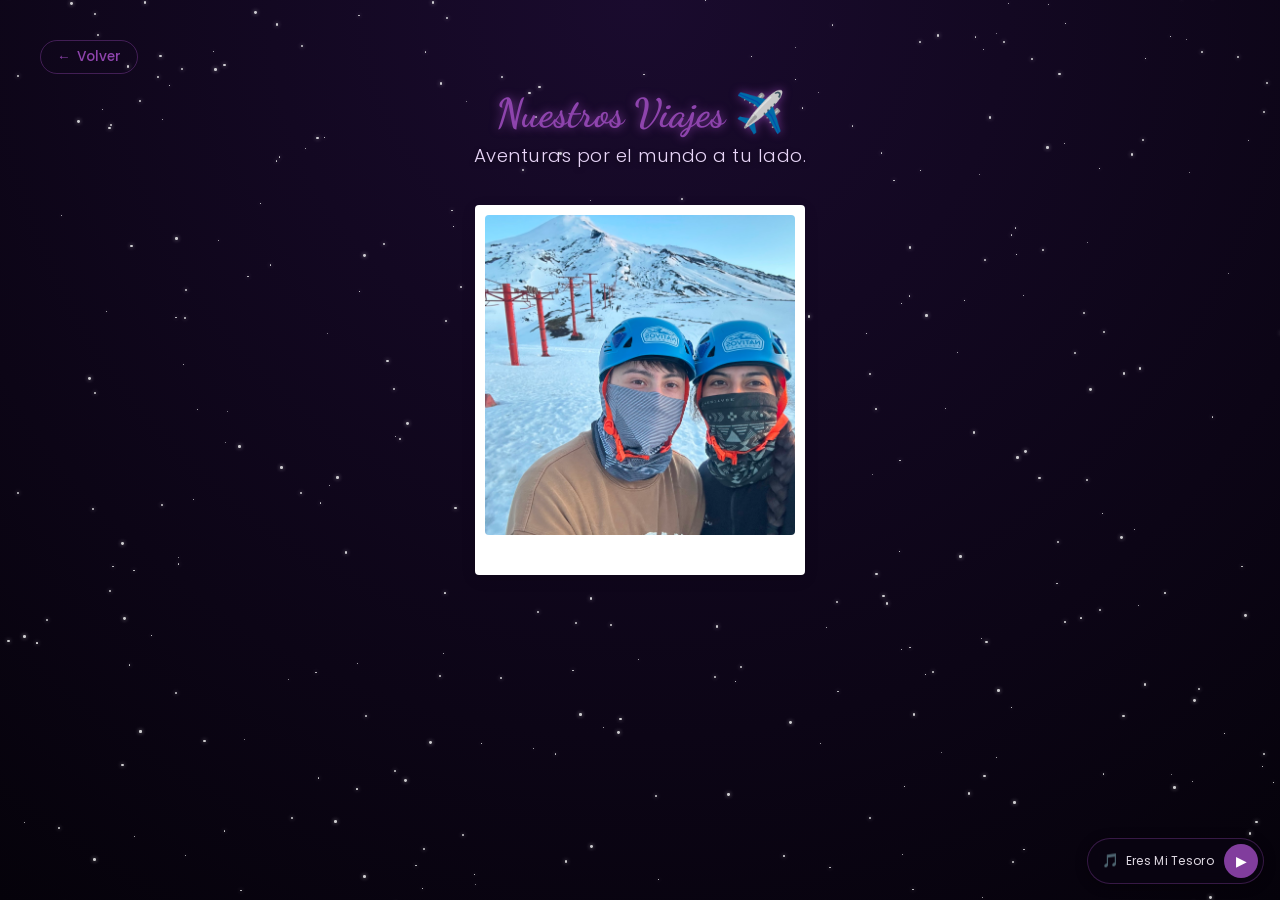
<file: pages/album_viajes.html>
﻿<!doctype html>
<html lang="es">
  <head>
    <meta charset="UTF-8" />
    <meta name="viewport" content="width=device-width, initial-scale=1.0" />
    <title>Viajes ✈️ - Nuestros Recuerdos</title>
    <link rel="icon" type="image/png" href="../assets/img/tuyyoGatitos.png" />
    <link rel="stylesheet" href="../assets/css/styles.css" />
  </head>
  <body style="opacity: 0; animation: fadeInPage 1s forwards">
    <div class="bg-stars" id="bg-stars"></div>
    <div class="screen" style="max-width: 100%; padding: 40px 20px; min-height: 100vh; display: flex; flex-direction: column; align-items: center; justify-content: flex-start;">
      <div style="width: 100%; max-width: 1200px;">
        <div style="width: 100%; display: flex; justify-content: flex-start; margin-bottom: 15px;">
        <button onclick="window.location.href='recuerdos.html'" style="background: transparent; border: 1px solid rgba(142, 68, 173, 0.4); border-radius: 20px; color: var(--primary); font-family: 'Poppins', sans-serif; font-size: 0.85rem; font-weight: 500; cursor: pointer; display: flex; align-items: center; gap: 6px; padding: 6px 16px; transition: all 0.2s ease;" onmouseover="this.style.background='rgba(142, 68, 173, 0.1)'; this.style.transform='translateX(-4px)';" onmouseout="this.style.background='transparent'; this.style.transform='translateX(0)';">
          <span>←</span> Volver
        </button>
      </div>
      <h2 style="font-size: 2.5rem; text-align: center; color: var(--primary);">Nuestros Viajes ✈️</h2>
      <p class="page-subtitle">Aventuras por el mundo a tu lado.</p>

      <div class="albums-container">
        <div class="polaroid" style="cursor: default; transform: none; transition: none;">
          <img src="../assets/img/Viajes/NosotrosNieve2026.jpg" alt="Recuerdo" style="width: 100%; height: 320px; object-fit: cover; border-radius: 4px; display: block;" />
          
        </div>
      </div>
      </div>
      <div id="inline-player"></div>
    </div>
    <script src="../assets/js/script.js"></script>
    <style>@keyframes fadeInPage { to { opacity: 1; } }</style>
  </body>
</html>
</file>
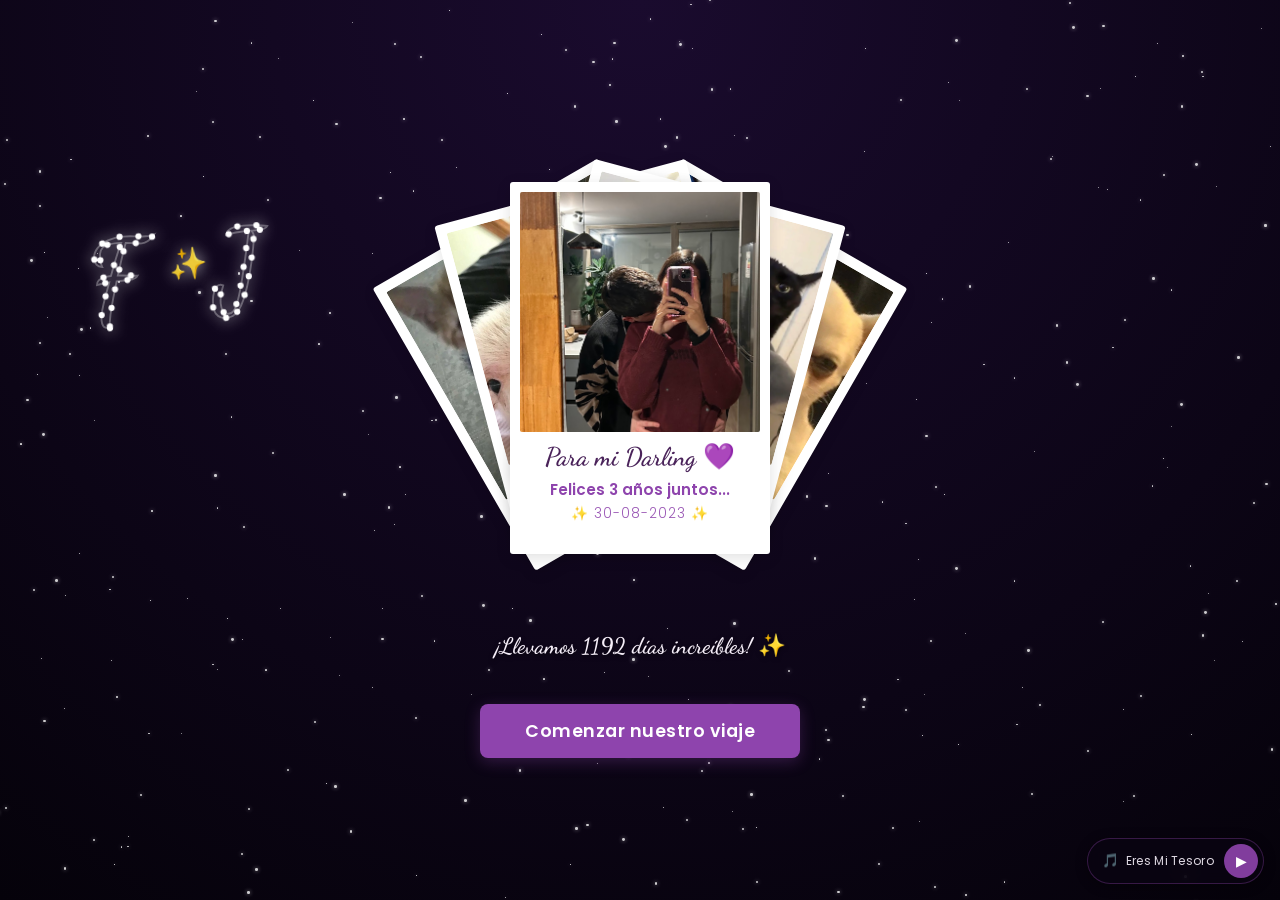
<file: pages/bienvenida.html>
<!doctype html>
<html lang="es">
  <head>
    <meta charset="UTF-8" />
    <meta name="viewport" content="width=device-width, initial-scale=1.0" />
    <title>Feliz Aniversario Darling 💜</title>
    <link rel="icon" type="image/png" href="../assets/img/tuyyoGatitos.png" />
    <link rel="stylesheet" href="../assets/css/styles.css" />
  </head>
  <body
    class="welcome-body"
    style="opacity: 0; animation: fadeInPage 1s forwards"
  >
    <!-- Estrellas de fondo interactivas -->
    <div class="bg-stars" id="bg-stars"></div>

    <!-- Pantalla 1: Bienvenida -->
    <div class="screen" id="welcome-screen">
      <!-- Decoración Constelaciones (Hechas con la fuente Dancing Script y estrellas) -->
      <div class="constellations-container">
        <svg class="constellation-svg" viewBox="0 0 200 150">
          <!-- Líneas tenues conectando las estrellas -->
          <text
            x="20"
            y="100"
            font-family="'Dancing Script', cursive"
            font-size="90"
            fill="none"
            stroke="rgba(255,255,255,0.3)"
            stroke-width="1.5"
          >
            F
          </text>
          <text
            x="120"
            y="100"
            font-family="'Dancing Script', cursive"
            font-size="90"
            fill="none"
            stroke="rgba(255,255,255,0.3)"
            stroke-width="1.5"
          >
            J
          </text>

          <!-- Puntos brillantes (estrellas) formando exactamente la letra -->
          <text
            x="20"
            y="100"
            font-family="'Dancing Script', cursive"
            font-size="90"
            fill="none"
            stroke="#ffffff"
            stroke-width="5"
            stroke-dasharray="0, 15"
            stroke-linecap="round"
            class="const-star-text"
          >
            F
          </text>
          <text
            x="120"
            y="100"
            font-family="'Dancing Script', cursive"
            font-size="90"
            fill="none"
            stroke="#ffffff"
            stroke-width="5"
            stroke-dasharray="0, 15"
            stroke-linecap="round"
            class="const-star-text"
          >
            J
          </text>

          <!-- Estrella brillante en medio -->
          <text
            x="85"
            y="70"
            font-family="sans-serif"
            font-size="25"
            fill="rgba(255,255,255,0.9)"
            class="const-star-text"
          >
            ✨
          </text>
        </svg>
      </div>

      <!-- Baraja de Polaroids (2 izq - principal centro - 2 der) -->
      <div class="polaroid-deck">
        <!-- Izquierda lejana -->
        <div class="polaroid bg-polaroid bg-1">
          <img src="../assets/img/tuyyoGatitos4.png" alt="Gatitos 4" />
          <div class="bg-polaroid-msg">Mi hogar eres tú 🏠</div>
        </div>
        <!-- Izquierda cercana -->
        <div class="polaroid bg-polaroid bg-2">
          <img src="../assets/img/tuyyoGatitos3.png" alt="Gatitos 3" />
          <div class="bg-polaroid-msg">Te amo infinito 💜</div>
        </div>

        <!-- Imagen CENTRAL estilo Polaroid (la principal) -->
        <div class="polaroid welcome-polaroid main-polaroid">
          <img src="../assets/img/JyF.jpg" alt="Tú y yo" />
          <div class="polaroid-text">
            <div class="p-title">Para mi Darling 💜</div>
            <div class="p-subtitle">Felices 3 años juntos...</div>
            <div class="p-date">✨ 30-08-2023 ✨</div>
          </div>
        </div>

        <!-- Derecha cercana -->
        <div class="polaroid bg-polaroid bg-3">
          <img src="../assets/img/tuyyoGatitos2.png" alt="Gatitos 2" />
          <div class="bg-polaroid-msg">Mi persona favorita ✨</div>
        </div>
        <!-- Derecha lejana -->
        <div class="polaroid bg-polaroid bg-4">
          <img src="../assets/img/tuyyoGatitos5.png" alt="Gatitos 5" />
          <div class="bg-polaroid-msg">Juntos por siempre 💌</div>
        </div>
      </div>

      <!-- Contador como notita escrita a mano -->
      <div class="handwritten-note">
        <span id="days-counter"></span>
      </div>

      <button
        class="btn-primary btn-lg"
        id="start-btn"
        onclick="showPasswordPrompt()"
      >
        Comenzar nuestro viaje
      </button>

      <div class="password-container hidden" id="password-container">
        <p>Ingresa nuestra contraseña:</p>
        <input
          type="text"
          id="date-password"
          placeholder="DD-MM-YYYY"
          class="password-input"
        />
        <button class="btn-primary btn-sm" onclick="checkPassword()">
          Desbloquear 💜
        </button>
        <p class="error-msg hidden" id="error-msg">
          Fecha incorrecta, mi amor. Intenta de nuevo.
        </p>
      </div>

      <!-- Slot para el reproductor en móvil -->
      <div id="inline-player"></div>
    </div>

    <script src="../assets/js/script.js"></script>
    <style>
      @keyframes fadeInPage {
        to {
          opacity: 1;
        }
      }
    </style>
  </body>
</html>
</file>
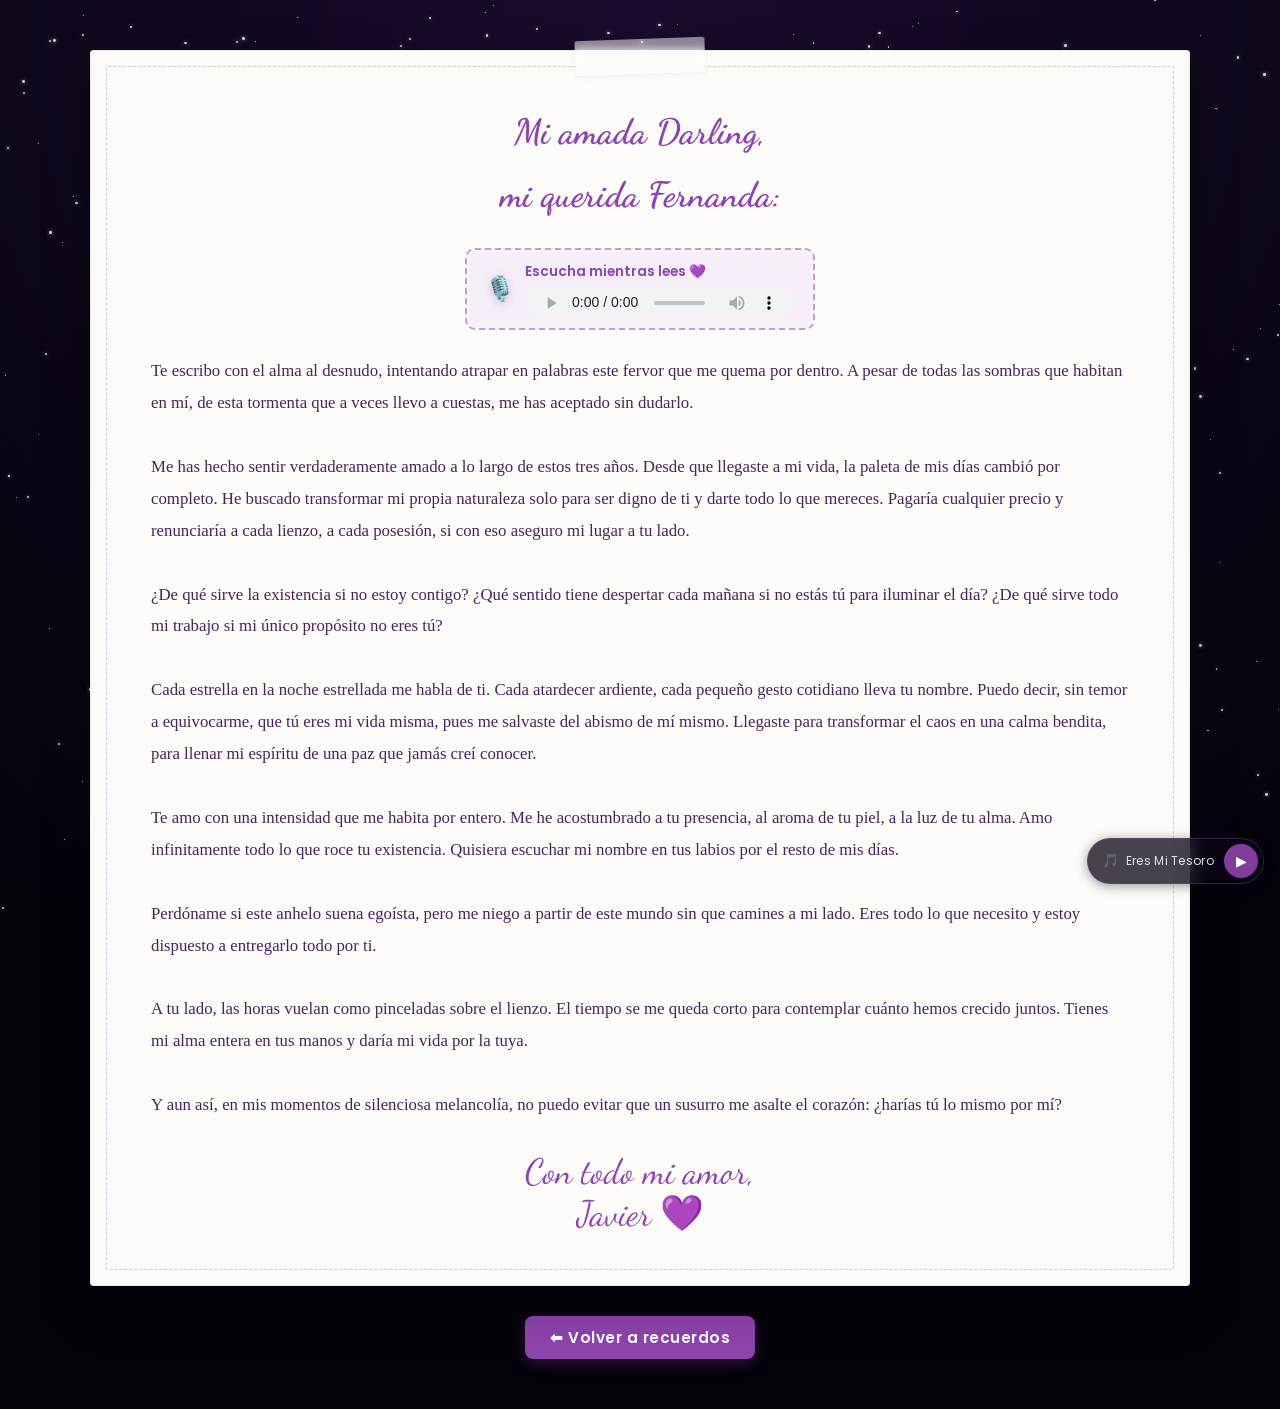
<file: pages/carta.html>
<!doctype html>
<html lang="es">
  <head>
    <meta charset="UTF-8" />
    <meta name="viewport" content="width=device-width, initial-scale=1.0" />
    <title>Una Carta para Ti 💜</title>
    <link rel="icon" type="image/png" href="../assets/img/tuyyoGatitos.png" />
    <link rel="stylesheet" href="../assets/css/styles.css" />
  </head>
  <body style="opacity: 0; animation: fadeInPage 1s forwards">
    <!-- Estrellas de fondo interactivas -->
    <div class="bg-stars" id="bg-stars"></div>

    <div class="screen" style="justify-content: flex-start; padding-top: 50px">
      <div class="letter-section" style="margin-top: 0">
        <div class="letter-content show" id="letter" style="margin: 0 auto">
          <h3>Mi amada Darling,<br />mi querida Fernanda:</h3>

          <!-- Reproductor Integrado -->
          <div
            style="
              background: var(--light);
              border-radius: 10px;
              padding: 10px 18px;
              margin: 15px auto 25px;
              display: flex;
              align-items: center;
              justify-content: center;
              gap: 10px;
              border: 2px dashed var(--heart);
              max-width: 350px;
              box-shadow: inset 0 0 10px rgba(255, 255, 255, 0.5);
            "
          >
            <div
              style="
                font-size: 1.5rem;
                filter: drop-shadow(0 2px 4px rgba(142, 68, 173, 0.3));
              "
            >
              🎙️
            </div>
            <div style="display: flex; flex-direction: column; width: 100%">
              <span
                style="
                  color: var(--primary);
                  font-family: &quot;Poppins&quot;, sans-serif;
                  font-weight: 600;
                  font-size: 0.85rem;
                  margin-bottom: 4px;
                  text-align: left;
                "
                >Escucha mientras lees 💜</span
              >
              <audio id="carta-audio" controls style="width: 100%; height: 30px; outline: none; border-radius: 20px;">
                <source src="../assets/music/DarlingAudio.m4a" type="audio/mp4" />
                Tu navegador no soporta el reproductor de audio.
              </audio>
              <script>
                document.addEventListener("DOMContentLoaded", () => {
                  const cartaAudio = document.getElementById("carta-audio");
                  cartaAudio.addEventListener("play", () => {
                    const bgMusic = document.getElementById("bg-music");
                    const playBtn = document.getElementById("play-pause-btn");
                    if (bgMusic && !bgMusic.paused) {
                      bgMusic.pause();
                      if (playBtn) playBtn.textContent = "▶";
                    }
                  });
                });
              </script>
            </div>
          </div>

          <p style="text-align: left">
            Te escribo con el alma al desnudo, intentando atrapar en palabras
            este fervor que me quema por dentro. A pesar de todas las sombras
            que habitan en mí, de esta tormenta que a veces llevo a cuestas, me
            has aceptado sin dudarlo.<br /><br />
            Me has hecho sentir verdaderamente amado a lo largo de estos tres
            años. Desde que llegaste a mi vida, la paleta de mis días cambió por
            completo. He buscado transformar mi propia naturaleza solo para ser
            digno de ti y darte todo lo que mereces. Pagaría cualquier precio y
            renunciaría a cada lienzo, a cada posesión, si con eso aseguro mi
            lugar a tu lado.<br /><br />
            ¿De qué sirve la existencia si no estoy contigo? ¿Qué sentido tiene
            despertar cada mañana si no estás tú para iluminar el día? ¿De qué
            sirve todo mi trabajo si mi único propósito no eres tú?<br /><br />
            Cada estrella en la noche estrellada me habla de ti. Cada atardecer
            ardiente, cada pequeño gesto cotidiano lleva tu nombre. Puedo decir,
            sin temor a equivocarme, que tú eres mi vida misma, pues me salvaste
            del abismo de mí mismo. Llegaste para transformar el caos en una
            calma bendita, para llenar mi espíritu de una paz que jamás creí
            conocer.<br /><br />
            Te amo con una intensidad que me habita por entero. Me he
            acostumbrado a tu presencia, al aroma de tu piel, a la luz de tu
            alma. Amo infinitamente todo lo que roce tu existencia. Quisiera
            escuchar mi nombre en tus labios por el resto de mis días.<br /><br />
            Perdóname si este anhelo suena egoísta, pero me niego a partir de
            este mundo sin que camines a mi lado. Eres todo lo que necesito y
            estoy dispuesto a entregarlo todo por ti.<br /><br />
            A tu lado, las horas vuelan como pinceladas sobre el lienzo. El
            tiempo se me queda corto para contemplar cuánto hemos crecido
            juntos. Tienes mi alma entera en tus manos y daría mi vida por la
            tuya.<br /><br />
            Y aun así, en mis momentos de silenciosa melancolía, no puedo evitar
            que un susurro me asalte el corazón: ¿harías tú lo mismo por mí?
          </p>
          <p style="margin-top: 30px; font-family: 'Dancing Script', cursive; font-size: 2.2rem; color: var(--primary); text-align: center; line-height: 1.2;">
            Con todo mi amor,<br />Javier 💜
          </p>
        </div>
      </div>

      <!-- Botón para volver -->
      <div
        style="
          width: 100%;
          max-width: 800px;
          text-align: center;
          margin-top: 30px;
          margin-bottom: 30px;
        "
      >
        <button
          class="btn-primary btn-sm"
          onclick="window.location.href = 'recuerdos.html'"
          style="margin-left: 0"
        >
          ⬅ Volver a recuerdos
        </button>
      </div>

      <!-- Slot para el reproductor en móvil -->
      <div id="inline-player"></div>
    </div>

    <script src="../assets/js/script.js"></script>
    <style>
      @keyframes fadeInPage {
        to {
          opacity: 1;
        }
      }
    </style>
  </body>
</html>
</file>
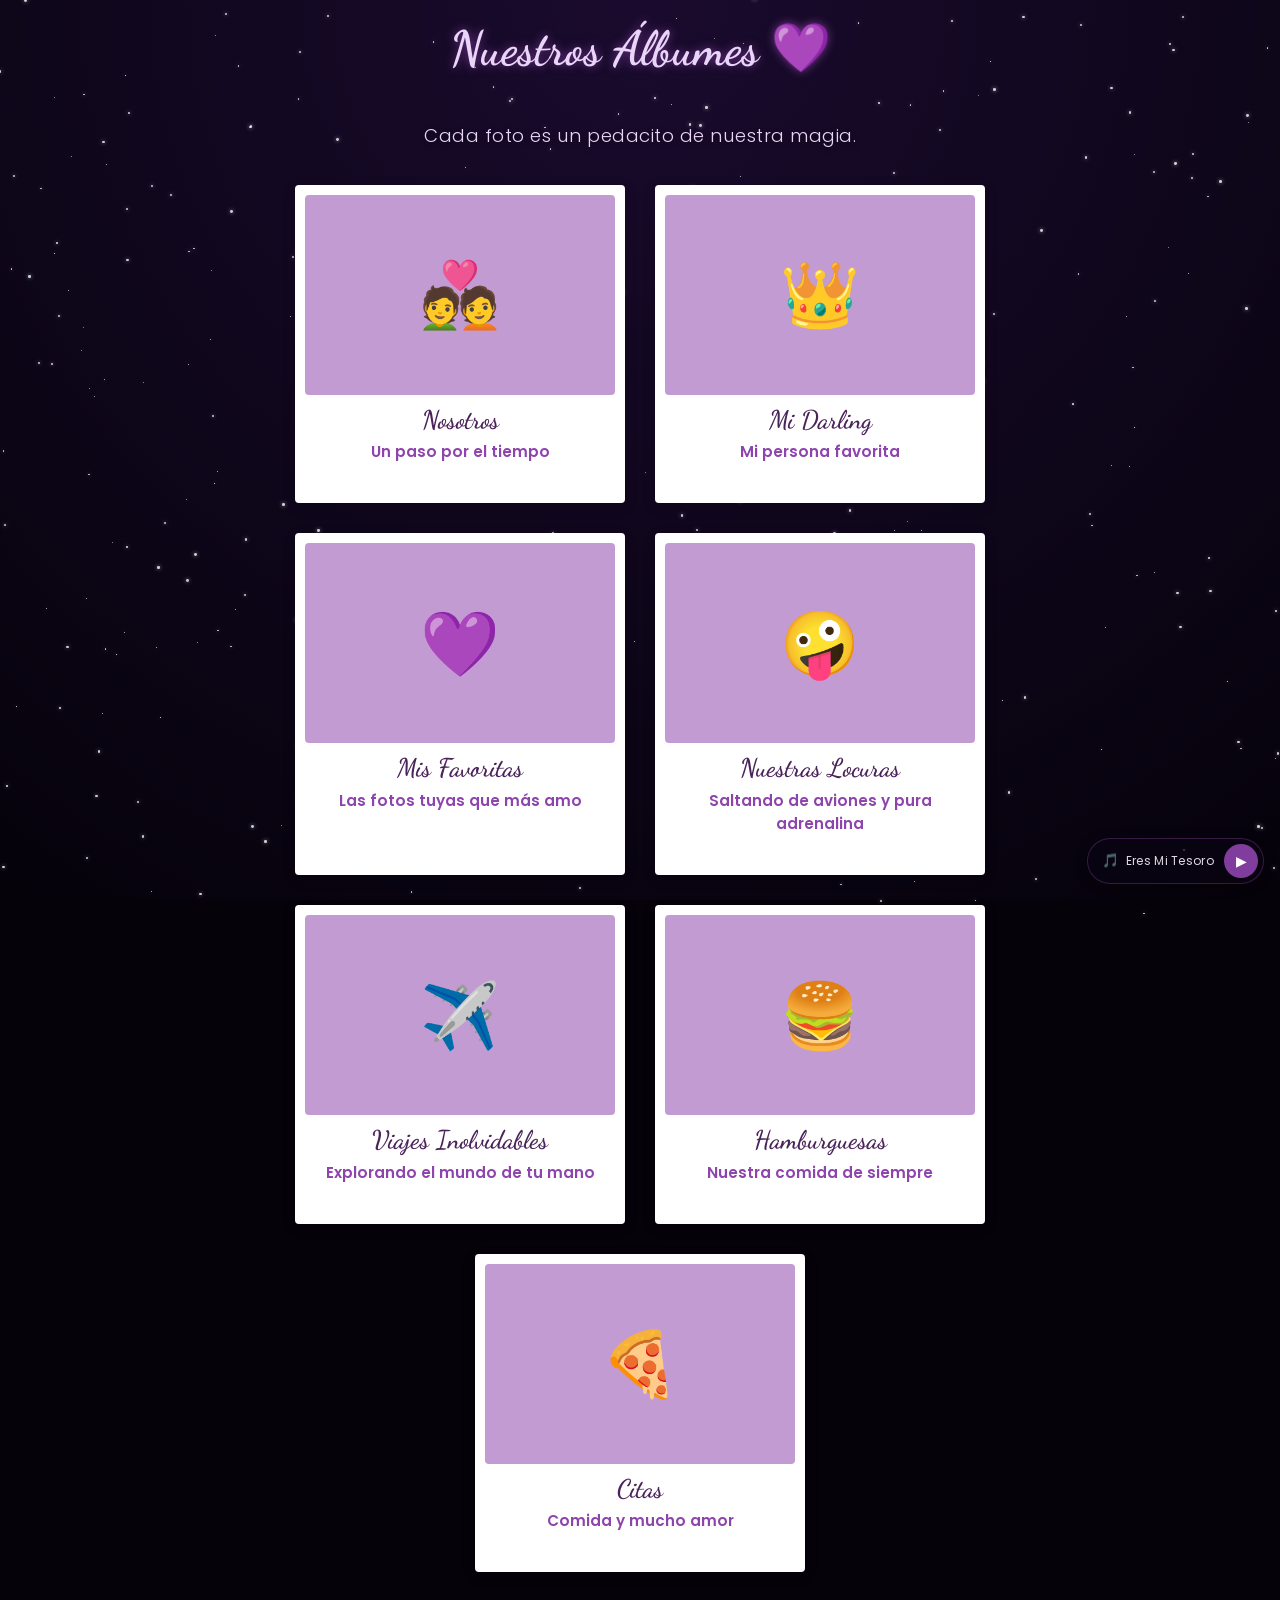
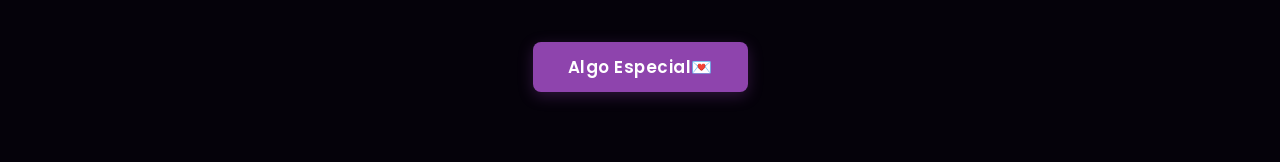
<file: pages/recuerdos.html>
<!doctype html>
<html lang="es">
  <head>
    <meta charset="UTF-8" />
    <meta name="viewport" content="width=device-width, initial-scale=1.0" />
    <title>Nuestros Recuerdos 💜</title>
    <link rel="icon" type="image/png" href="../assets/img/tuyyoGatitos.png" />
    <link rel="stylesheet" href="../assets/css/styles.css" />
  </head>
  <body style="opacity: 0; animation: fadeInPage 1s forwards">
    <!-- Estrellas de fondo interactivas -->
    <div class="bg-stars" id="bg-stars"></div>

    <div class="screen" id="main-screen">
      <h2>Nuestros Álbumes 💜</h2>
      <p class="page-subtitle">Cada foto es un pedacito de nuestra magia.</p>

      <!-- Contenedor de Álbumes -->
      <div class="albums-container">
        <!-- Álbum 1: Nosotros -->
        <div
          class="polaroid"
          onclick="window.location.href = 'album_nosotros.html'"
        >
          <div
            style="
              width: 100%;
              height: 200px;
              background-color: var(--heart);
              display: flex;
              justify-content: center;
              align-items: center;
              border-radius: 4px;
            "
          >
            <span style="font-size: 4rem">💑</span>
          </div>
          <div class="polaroid-text">
            <div class="p-title">Nosotros</div>
            <div class="p-subtitle">Un paso por el tiempo</div>
          </div>
        </div>

        <!-- Álbum 2: Fernanda -->
        <div
          class="polaroid"
          onclick="window.location.href = 'album_fernanda.html'"
        >
          <div
            style="
              width: 100%;
              height: 200px;
              background-color: var(--heart);
              display: flex;
              justify-content: center;
              align-items: center;
              border-radius: 4px;
            "
          >
            <span style="font-size: 4rem">👑</span>
          </div>
          <div class="polaroid-text">
            <div class="p-title">Mi Darling</div>
            <div class="p-subtitle">Mi persona favorita</div>
          </div>
        </div>

        <!-- Álbum 3: Mis Favoritas -->
        <div
          class="polaroid"
          onclick="window.location.href = 'album_favoritas.html'"
        >
          <div
            style="
              width: 100%;
              height: 200px;
              background-color: var(--heart);
              display: flex;
              justify-content: center;
              align-items: center;
              border-radius: 4px;
            "
          >
            <span style="font-size: 4rem">💜</span>
          </div>
          <div class="polaroid-text">
            <div class="p-title">Mis Favoritas</div>
            <div class="p-subtitle">Las fotos tuyas que más amo</div>
          </div>
        </div>

        <!-- Álbum 4: Locuras -->
        <div
          class="polaroid"
          onclick="window.location.href = 'album_locuras.html'"
        >
          <div
            style="
              width: 100%;
              height: 200px;
              background-color: var(--heart);
              display: flex;
              justify-content: center;
              align-items: center;
              border-radius: 4px;
            "
          >
            <span style="font-size: 4rem">🤪</span>
          </div>
          <div class="polaroid-text">
            <div class="p-title">Nuestras Locuras</div>
            <div class="p-subtitle">Saltando de aviones y pura adrenalina</div>
          </div>
        </div>

        <!-- Álbum 5: Viajes -->
        <div
          class="polaroid"
          onclick="window.location.href = 'album_viajes.html'"
        >
          <div
            style="
              width: 100%;
              height: 200px;
              background-color: var(--heart);
              display: flex;
              justify-content: center;
              align-items: center;
              border-radius: 4px;
            "
          >
            <span style="font-size: 4rem">✈️</span>
          </div>
          <div class="polaroid-text">
            <div class="p-title">Viajes Inolvidables</div>
            <div class="p-subtitle">Explorando el mundo de tu mano</div>
          </div>
        </div>

        <!-- Álbum 6: Hamburguesas -->
        <div
          class="polaroid"
          onclick="window.location.href = 'album_hamburguesas.html'"
        >
          <div
            style="
              width: 100%;
              height: 200px;
              background-color: var(--heart);
              display: flex;
              justify-content: center;
              align-items: center;
              border-radius: 4px;
            "
          >
            <span style="font-size: 4rem">🍔</span>
          </div>
          <div class="polaroid-text">
            <div class="p-title">Hamburguesas</div>
            <div class="p-subtitle">Nuestra comida de siempre</div>
          </div>
        </div>

        <!-- Álbum 7: Comidas Varias -->
        <div
          class="polaroid"
          onclick="window.location.href = 'album_comidas.html'"
        >
          <div
            style="
              width: 100%;
              height: 200px;
              background-color: var(--heart);
              display: flex;
              justify-content: center;
              align-items: center;
              border-radius: 4px;
            "
          >
            <span style="font-size: 4rem">🍕</span>
          </div>
          <div class="polaroid-text">
            <div class="p-title">Citas</div>
            <div class="p-subtitle">Comida y mucho amor</div>
          </div>
        </div>
      </div>

      <!-- Botón para ir a la carta (Con el estilo estándar) -->
      <div style="margin-top: 20px; text-align: center; margin-bottom: 50px">
        <button
          class="btn-primary"
          onclick="window.location.href = 'carta.html'"
        >
          Algo Especial💌
        </button>
      </div>

      <!-- Slot para el reproductor en móvil -->
      <div id="inline-player"></div>
    </div>

    <script src="../assets/js/script.js"></script>
    <style>
      @keyframes fadeInPage {
        to {
          opacity: 1;
        }
      }
    </style>
  </body>
</html>
</file>
<file: assets/css/styles.css>
@import url("https://fonts.googleapis.com/css2?family=Dancing+Script:wght@600&family=Poppins:wght@300;400;600&display=swap");

:root {
  --primary: #8e44ad; /* Morado oscuro */
  --secondary: #9b59b6; /* Morado medio */
  --light: #f5eef8; /* Fondo claro morado */
  --text-dark: #4a235a;
  --heart: #c39bd3;
}

* {
  margin: 0;
  padding: 0;
  box-sizing: border-box;
}

body {
  font-family: "Poppins", sans-serif;
  background-color: #05020a;
  background-image: radial-gradient(circle at top center, #1a0b2e, #05020a);
  background-attachment: fixed;
  background-size: cover;
  color: #f5eef8;
  overflow-x: hidden;
  min-height: 100vh;
}

/* ============================================
   SCROLLBAR PERSONALIZADO (Chrome, Edge, Safari, Firefox)
   ============================================ */
html {
  scrollbar-width: thin;
  scrollbar-color: var(--primary) #05020a;
}

::-webkit-scrollbar {
  width: 12px;
  height: 12px;
}

::-webkit-scrollbar-track {
  background: #05020a;
  border-left: 1px solid rgba(142, 68, 173, 0.15);
}

::-webkit-scrollbar-thumb {
  background: var(--primary);
  border-radius: 10px;
  border: 3px solid #05020a; /* Crea un efecto de margen interior */
}

::-webkit-scrollbar-thumb:hover {
  background: var(--heart); /* Color morado más claro/rosado al pasar el cursor */
}

/* Nota escrita a mano (contador de días) */
.handwritten-note {
  font-family: "Dancing Script", cursive;
  font-size: 1.4rem;
  color: var(--primary);
  font-weight: 600;
  text-align: center;
  margin: 15px 0 5px;
  padding: 10px 25px;
  position: relative;
  z-index: 10;
}

/* Estrellas flotantes de fondo */
.bg-stars {
  position: fixed;
  top: -20px;
  left: -20px;
  right: -20px;
  bottom: -20px;
  pointer-events: none;
  z-index: 0;
}

/* Estrellas del cielo de fondo */
.sky-star {
  position: absolute;
  background-color: #ffffff;
  border-radius: 50%;
  box-shadow: 0 0 4px rgba(255, 255, 255, 0.8);
  opacity: 0.8;
  animation: twinkleBg 3s infinite alternate;
}

@keyframes twinkleBg {
  0% {
    opacity: 0.2;
    transform: scale(0.8);
  }
  100% {
    opacity: 1;
    transform: scale(1.2);
  }
}

/* Contenedor de Constelaciones (SVG) */
.constellations-container {
  position: absolute;
  top: 20%;
  left: 5%;
  width: 250px;
  height: 200px;
  z-index: 0;
  animation: floatMoon 8s ease-in-out infinite;
  transform: rotate(-5deg);
}

.constellation-svg {
  width: 100%;
  height: 100%;
}

.const-star-text {
  filter: drop-shadow(0 0 6px rgba(255, 255, 255, 0.8));
  animation: twinkleSvgBright 3s infinite alternate;
}

@keyframes twinkleSvgBright {
  0% {
    opacity: 0.6;
    filter: drop-shadow(0 0 2px rgba(255, 255, 255, 0.4));
  }
  100% {
    opacity: 1;
    filter: drop-shadow(0 0 10px rgba(255, 255, 255, 1));
  }
}

/* Fondo de Cielo Nocturno para la Bienvenida */
body.welcome-body {
  /* Hereda el fondo radial morado del body general */
}

body.welcome-body .handwritten-note {
  color: #f5eef8;
  text-shadow: 0 2px 4px rgba(0, 0, 0, 0.5);
}

body.welcome-body .bg-star-floating {
  color: #f5eef8;
  opacity: 0.15;
}

@keyframes floatMoon {
  0%,
  100% {
    transform: translateY(0) rotate(-5deg);
  }
  50% {
    transform: translateY(-15px) rotate(5deg);
  }
}

@keyframes twinkle {
  0% {
    opacity: 0.3;
    transform: scale(0.8);
  }
  100% {
    opacity: 1;
    transform: scale(1.1);
  }
}

/* Contenedores principales */
.screen {
  min-height: 100vh;
  display: flex;
  flex-direction: column;
  justify-content: center;
  align-items: center;
  padding: 20px;
  position: relative;
  z-index: 1;
  transition:
    opacity 1s ease,
    transform 1s ease;
}

/* Bienvenida: permitir scroll si el contenido no cabe */
#welcome-screen {
  text-align: center;
  overflow: visible;
}

.hidden {
  display: none !important;
}

h1,
h2 {
  font-family: "Dancing Script", cursive;
  color: #e8d5f8;
  text-shadow: 0 0 10px rgba(142, 68, 173, 0.8);
}

#welcome-screen h1 {
  font-size: 4rem;
  margin-bottom: 10px;
}

/* ============================================
   SUBTÍTULOS ESTÁNDAR (Páginas principales)
   ============================================ */
.page-subtitle {
  text-align: center;
  color: #e8d5f8; /* Morado clarito, excelente contraste sobre fondo oscuro */
  font-size: 1.15rem;
  font-weight: 300;
  letter-spacing: 0.5px;
  margin: 5px auto 35px auto;
  text-shadow: 0 2px 5px rgba(0,0,0,0.5);
  max-width: 800px;
  line-height: 1.5;
}

@media screen and (max-width: 768px) {
  .page-subtitle {
    font-size: 1rem;
    margin-bottom: 25px;
  }
}

/* === BOTONES (Estándar del proyecto) === */
.btn-primary {
  background-color: var(--primary);
  color: white;
  border: none;
  padding: 12px 35px;
  font-size: 1.05rem;
  border-radius: 8px;
  cursor: pointer;
  box-shadow: 0 4px 15px rgba(142, 68, 173, 0.3);
  transition: all 0.3s ease;
  font-family: "Poppins", sans-serif;
  font-weight: 600;
  letter-spacing: 0.5px;
}

.btn-primary:hover {
  background-color: var(--secondary);
  transform: translateY(-2px);
  box-shadow: 0 6px 20px rgba(142, 68, 173, 0.4);
}

/* Variante grande (para acciones principales como "Comenzar nuestro viaje") */
.btn-lg {
  padding: 14px 45px;
  font-size: 1.1rem;
  margin-top: 30px;
}

/* Variante pequeña (para acciones secundarias como "Desbloquear") */
.btn-sm {
  padding: 10px 25px;
  font-size: 0.95rem;
  margin-left: 10px;
}

/* Contenedor de contraseña */
.password-container {
  margin-top: 30px;
  background: white;
  padding: 25px;
  border-radius: 15px;
  box-shadow: 0 10px 20px rgba(0, 0, 0, 0.05);
  animation: fadeIn 0.5s ease;
}

@keyframes fadeIn {
  from {
    opacity: 0;
    transform: translateY(-10px);
  }
  to {
    opacity: 1;
    transform: translateY(0);
  }
}

@keyframes shake {
  0%,
  100% {
    transform: translateX(0);
  }
  25% {
    transform: translateX(-5px);
  }
  50% {
    transform: translateX(5px);
  }
  75% {
    transform: translateX(-5px);
  }
}

.password-container p {
  margin-bottom: 15px;
  font-weight: 600;
  color: var(--primary);
}

.password-input {
  padding: 10px 15px;
  border: 2px solid var(--heart);
  border-radius: 8px; /* Combinando con el estilo del botón */
  font-size: 1rem;
  font-family: "Poppins", sans-serif;
  text-align: center;
  color: var(--text-dark);
  outline: none;
  width: 200px;
  transition: all 0.3s ease;
}

.password-input:focus {
  border-color: var(--primary);
  box-shadow: 0 0 10px rgba(142, 68, 173, 0.2);
}

.error-msg {
  color: #e74c3c !important;
  font-size: 0.9rem !important;
  margin-top: 15px;
  font-weight: 400 !important;
}

/* Pantalla de Interacción */
#main-screen {
  max-width: 1000px;
  margin: 0 auto;
}

#main-screen h2 {
  font-size: 3rem;
  text-align: center;
  margin-bottom: 40px;
}

.cards-container {
  display: grid;
  grid-template-columns: repeat(auto-fit, minmax(250px, 1fr));
  gap: 20px;
  width: 100%;
  margin-bottom: 50px;
}

.card {
  background: white;
  border-radius: 15px;
  padding: 20px;
  text-align: center;
  box-shadow: 0 10px 20px rgba(0, 0, 0, 0.05);
  cursor: pointer;
  transition: all 0.4s ease;
  position: relative;
  overflow: hidden;
  border: 2px solid transparent;
}

.card:hover {
  transform: translateY(-10px);
  border-color: var(--heart);
}

.card-img-placeholder {
  width: 100%;
  height: 180px;
  background-color: var(--heart);
  border-radius: 10px;
  display: flex;
  justify-content: center;
  align-items: center;
  color: white;
  font-size: 3rem;
  margin-bottom: 15px;
  transition: opacity 0.5s;
}

.card-text {
  font-size: 1rem;
  color: var(--text-dark);
  opacity: 0;
  max-height: 0;
  transition: all 0.5s ease;
}

.card.active .card-img-placeholder {
  opacity: 0.7;
}

.card.active .card-text {
  opacity: 1;
  max-height: 200px;
  margin-top: 15px;
}

/* Secciones de Comida */
.food-section {
  width: 100%;
  margin-bottom: 50px;
  text-align: center;
}

.section-subtitle {
  font-family: "Dancing Script", cursive;
  color: var(--primary);
  font-size: 2.5rem;
  margin-bottom: 20px;
}

.food-gallery {
  display: grid;
  grid-template-columns: repeat(auto-fit, minmax(200px, 1fr));
  gap: 15px;
  width: 100%;
  background: white;
  padding: 20px;
  border-radius: 15px;
  box-shadow: 0 10px 20px rgba(0, 0, 0, 0.05);
}

.gallery-placeholder {
  grid-column: 1 / -1;
  background-color: var(--light);
  border: 2px dashed var(--heart);
  border-radius: 10px;
  padding: 40px 20px;
  color: var(--text-dark);
  font-weight: 600;
}

/* Sección de Carta */
.letter-section {
  display: flex;
  flex-direction: column;
  align-items: center;
  width: 100%;
  margin-top: 40px;
}

.envelope {
  background-color: var(--primary);
  width: 300px;
  height: 200px;
  position: relative;
  border-radius: 10px;
  cursor: pointer;
  box-shadow: 0 10px 25px rgba(0, 0, 0, 0.1);
  display: flex;
  justify-content: center;
  align-items: center;
  transition: transform 0.3s;
}

.envelope:hover {
  transform: scale(1.05);
}

.envelope::before {
  content: "💌 Toca para abrir tu carta";
  color: white;
  font-weight: 600;
}

.letter-content {
  background: #fdfbf7;
  width: 90%;
  max-width: 1100px;
  padding: 50px 60px;
  border-radius: 3px;
  box-shadow: 0 20px 50px rgba(0, 0, 0, 0.25), 0 5px 15px rgba(0,0,0,0.15);
  text-align: center;
  line-height: 1.8;
  display: none;
  opacity: 0;
  transform: translateY(20px);
  transition: all 0.8s ease;
  position: relative;
  border: 1px solid #efe8e1;
}

.letter-content::before {
  content: '';
  position: absolute;
  top: 15px; left: 15px; right: 15px; bottom: 15px;
  border: 1px dashed rgba(142, 68, 173, 0.3);
  pointer-events: none;
  border-radius: 2px;
}

.letter-content::after {
  content: '';
  position: absolute;
  top: -12px;
  left: 50%;
  transform: translateX(-50%) rotate(-2deg);
  width: 130px;
  height: 35px;
  background: rgba(255, 255, 255, 0.5);
  box-shadow: 0 2px 5px rgba(0,0,0,0.05);
  backdrop-filter: blur(4px);
  border-radius: 2px;
  pointer-events: none;
}

.letter-content.show {
  display: block;
  opacity: 1;
  transform: translateY(0);
}

.letter-content h3 {
  font-family: "Dancing Script", cursive;
  font-size: 2.5rem;
  color: var(--primary);
  margin-bottom: 20px;
}

/* ============================================
   RESPONSIVIDAD GLOBAL
   ============================================ */

/* --- Recuerdos: Álbumes y Fotos centrados (Estándar 100% responsive) --- */
.albums-container {
  display: flex !important;
  flex-wrap: wrap !important;
  justify-content: center !important;
  gap: 30px !important;
  width: 100% !important;
  max-width: 1200px !important;
  margin: 0 auto 50px !important;
}

/* Las polaroid deben tener un ancho fijo pero responsive, y sin estirarse torpemente */
.albums-container .polaroid {
  width: 330px;
  max-width: 100%;
  margin: 0;
  cursor: pointer;
  display: flex;
  flex-direction: column;
}

/* --- Modal de álbumes responsive --- */
#album-modal .modal-content {
  width: 92% !important;
  max-width: 800px !important;
  max-height: 85vh !important;
  padding: 25px !important;
  -webkit-overflow-scrolling: touch;
}

#album-modal .modal-content h3 {
  font-size: 2rem !important;
}

/* --- Carta responsive base --- */
.letter-content {
  width: 90%;
  max-width: 1100px;
}

.letter-content h3 {
  font-size: 2.2rem;
  word-break: break-word;
}

.letter-content p {
  font-family: "Georgia", serif;
  font-size: 1.05rem;
  color: var(--text-dark);
  line-height: 1.9;
}

/* ============================================
   Responsividad — Tablet (max-width: 768px)
   ============================================ */
@media (max-width: 768px) {
  /* --- Bienvenida --- */
  #welcome-screen h1 {
    font-size: 3rem;
  }
  #welcome-screen {
    overflow: visible;
  }

  .polaroid-deck {
    width: 240px;
    height: 360px;
  }
  .polaroid-deck .polaroid {
    width: 220px;
  }
  .polaroid-deck .polaroid img {
    width: 200px;
    height: 200px;
  }
  .bg-polaroid-msg {
    font-size: 1rem;
  }
  .p-title {
    font-size: 1.4rem;
  }
  .p-subtitle {
    font-size: 0.85rem;
  }
  .p-date {
    font-size: 0.75rem;
  }

  .bg-1 {
    transform: rotate(-25deg);
  }
  .bg-2 {
    transform: rotate(-12deg);
  }
  .bg-3 {
    transform: rotate(12deg);
  }
  .bg-4 {
    transform: rotate(25deg);
  }

  .constellations-container {
    transform: scale(0.8) rotate(-5deg);
    left: 2%;
    top: 10%;
  }

  /* --- Recuerdos --- */
  #main-screen h2 {
    font-size: 2.2rem;
  }
  #main-screen {
    padding: 20px 15px;
  }

  .albums-container {
    grid-template-columns: repeat(auto-fit, minmax(200px, 1fr)) !important;
    gap: 20px !important;
  }

  /* --- Carta --- */
  .envelope {
    width: 250px;
    height: 160px;
  }
  .letter-content {
    padding: 25px;
  }
  .letter-content h3 {
    font-size: 2rem;
  }
}

/* ============================================
   Responsividad — Móvil (max-width: 480px)
   ============================================ */
@media (max-width: 480px) {
  /* --- Global móvil --- */

  .screen {
    padding: 15px 12px;
  }

  /* --- Bienvenida --- */
  #welcome-screen {
    padding: 15px 10px;
    min-height: 100vh;
    justify-content: flex-start;
    padding-top: 10px;
  }

  #welcome-screen h1 {
    font-size: 2.2rem;
  }

  /* En móvil: constelaciones pasan a flujo normal, centradas arriba */
  .constellations-container {
    position: relative;
    top: auto;
    left: auto;
    margin: 0 auto 5px;
    transform: scale(0.7) rotate(-5deg);
    width: 200px;
    height: 140px;
  }

  /* Polaroid deck: centrado, con espacio controlado */
  .polaroid-deck {
    width: 190px;
    height: 280px;
    margin: 10px auto 15px;
    position: relative;
    display: flex;
    justify-content: center;
  }
  .polaroid-deck .polaroid {
    width: 175px;
    padding: 6px 6px 30px 6px;
  }
  .polaroid-deck .polaroid img {
    width: 163px;
    height: 163px;
  }
  .bg-polaroid-msg {
    font-size: 0.8rem;
  }
  .p-title {
    font-size: 1.1rem;
  }
  .p-subtitle {
    font-size: 0.7rem;
  }
  .p-date {
    font-size: 0.6rem;
  }

  /* Abanico más cerrado para no salir del viewport */
  .bg-1 {
    transform: rotate(-18deg);
  }
  .bg-2 {
    transform: rotate(-9deg);
  }
  .bg-3 {
    transform: rotate(9deg);
  }
  .bg-4 {
    transform: rotate(18deg);
  }

  /* Hover en móvil: abrir un poco menos */
  .polaroid-deck:hover .bg-1 {
    transform: rotate(-22deg);
  }
  .polaroid-deck:hover .bg-2 {
    transform: rotate(-11deg);
  }
  .polaroid-deck:hover .bg-3 {
    transform: rotate(11deg);
  }
  .polaroid-deck:hover .bg-4 {
    transform: rotate(22deg);
  }

  .btn-primary {
    padding: 10px 20px;
    font-size: 0.95rem;
  }
  .btn-lg {
    font-size: 0.95rem;
    padding: 12px 25px;
    margin-top: 10px;
  }

  .password-container {
    padding: 20px 15px;
    width: 95%;
    max-width: 300px;
    display: flex;
    flex-direction: column;
    align-items: center;
    margin-top: 15px;
  }
  .password-input {
    width: 100%;
    max-width: 200px;
    font-size: 0.95rem;
    margin-bottom: 10px;
  }
  .btn-sm {
    margin-left: 0;
    width: 100%;
    max-width: 200px;
  }

  .handwritten-note {
    font-size: 1rem;
    margin-top: 5px;
    padding: 5px 10px;
  }

  /* --- Recuerdos --- */
  #main-screen h2 {
    font-size: 1.8rem;
    margin-bottom: 20px;
  }
  #main-screen {
    padding: 15px 10px;
  }

  .albums-container {
    grid-template-columns: 1fr !important;
    gap: 18px !important;
  }

  /* Polaroids dentro de álbumes: ocupar todo el ancho en móvil */
  .albums-container .polaroid {
    margin: 0;
  }

  /* Las previews de los álbumes en una columna apilada */
  .albums-container .polaroid div[style*="height: 200px"] {
    height: 150px !important;
  }

  /* Modal de álbumes */
  #album-modal .modal-content {
    width: 95% !important;
    padding: 18px 14px !important;
    max-height: 90vh !important;
    border-radius: 12px !important;
  }

  #album-modal .modal-content h3 {
    font-size: 1.6rem !important;
    margin-bottom: 15px !important;
  }

  /* Galería dentro del modal */
  #modal-gallery {
    grid-template-columns: 1fr 1fr !important;
    gap: 10px !important;
  }

  /* Botón cerrar modal más accesible */
  #album-modal .modal-content button[onclick="cerrarAlbum()"] {
    top: 10px !important;
    right: 12px !important;
    font-size: 1.8rem !important;
    padding: 5px !important;
    min-width: 40px;
    min-height: 40px;
  }

  /* --- Carta --- */
  .envelope {
    width: 220px;
    height: 140px;
  }

  .envelope::before {
    font-size: 0.9rem;
  }

  .letter-content {
    width: 95%;
    padding: 22px 18px;
  }

  .letter-content h3 {
    font-size: 1.8rem;
    margin-bottom: 15px;
  }

  .letter-content p {
    font-size: 0.95rem;
    line-height: 1.7;
  }

  /* Botón volver en la carta */
  .letter-section {
    width: 100%;
  }
}

/* ============================================
   Responsividad — Teléfonos extra pequeños
   (ej. iPhone SE, 360px)
   ============================================ */
@media (max-width: 360px) {
  /* Bienvenida extra-small */
  .constellations-container {
    transform: scale(0.55) rotate(-5deg);
    width: 180px;
    height: 120px;
    margin-bottom: 0;
  }

  .polaroid-deck {
    width: 160px;
    height: 240px;
    margin: 5px auto 10px;
  }
  .polaroid-deck .polaroid {
    width: 150px;
  }
  .polaroid-deck .polaroid img {
    width: 138px;
    height: 138px;
  }

  .bg-1 {
    transform: rotate(-15deg);
  }
  .bg-2 {
    transform: rotate(-7deg);
  }
  .bg-3 {
    transform: rotate(7deg);
  }
  .bg-4 {
    transform: rotate(15deg);
  }

  .handwritten-note {
    font-size: 0.85rem;
  }
  .btn-lg {
    font-size: 0.85rem;
    padding: 10px 20px;
    margin-top: 8px;
  }

  .p-title {
    font-size: 1rem;
  }
  .p-subtitle {
    font-size: 0.65rem;
  }
  .p-date {
    font-size: 0.55rem;
  }

  /* Recuerdos extra-small */
  #main-screen h2 {
    font-size: 1.5rem;
  }

  .albums-container .polaroid div[style*="height: 200px"] {
    height: 120px !important;
  }

  #album-modal .modal-content h3 {
    font-size: 1.4rem !important;
  }

  #modal-gallery {
    grid-template-columns: 1fr !important;
  }

  /* Carta extra-small */
  .envelope {
    width: 180px;
    height: 120px;
  }
  .envelope::before {
    font-size: 0.8rem;
  }
  .letter-content h3 {
    font-size: 1.5rem;
  }
  .letter-content p {
    font-size: 0.9rem;
  }
}

/* Estilo Polaroid para las fotos de los recuerdos */
.polaroid {
  background: white;
  padding: 10px 10px 40px 10px; /* Borde más ancho en la parte inferior simulando Polaroid */
  box-shadow: 0 4px 15px rgba(0, 0, 0, 0.1);
  border-radius: 4px;
  display: inline-block;
  transition:
    transform 0.3s ease,
    box-shadow 0.3s ease;
  margin: 10px;
  position: relative;
}

.polaroid img {
  max-width: 100%;
  height: auto;
  display: block;
}

.polaroid:hover {
  transform: scale(1.05) rotate(-2deg);
  box-shadow: 0 8px 25px rgba(0, 0, 0, 0.2);
  z-index: 10;
}

/* --- BARAJA DE POLAROIDS (ESTILO ABANICO) --- */
.polaroid-deck {
  position: relative;
  width: 280px;
  height: 400px;
  margin: 30px auto 35px;
}

/* Todas las polaroids del abanico comparten esto */
.polaroid-deck .polaroid {
  position: absolute;
  top: 0;
  left: 0;
  width: 260px;
  padding: 10px 10px 45px 10px;
  transform-origin: 50% 95%;
  transition: transform 0.4s ease;
  box-shadow: 0 4px 15px rgba(0, 0, 0, 0.12);
  border-radius: 3px;
}

.polaroid-deck .polaroid img {
  width: 240px;
  height: 240px;
  object-fit: cover;
  border-radius: 2px;
  display: block;
}

/* Posiciones del abanico — simétrico: 2 izq, centro, 2 der */
.bg-1 {
  transform: rotate(-30deg);
  z-index: 1;
}
.bg-2 {
  transform: rotate(-15deg);
  z-index: 2;
}
.bg-3 {
  transform: rotate(15deg);
  z-index: 2;
}
.bg-4 {
  transform: rotate(30deg);
  z-index: 1;
}

/* La polaroid principal — CENTRADA */
.welcome-polaroid {
  z-index: 5 !important;
  transform: rotate(0deg);
  padding: 10px 10px 30px 10px !important;
}

/* Hover sutil: el abanico se abre un poquito más */
.polaroid-deck:hover .bg-1 {
  transform: rotate(-36deg);
}
.polaroid-deck:hover .bg-2 {
  transform: rotate(-18deg);
}
.polaroid-deck:hover .bg-3 {
  transform: rotate(18deg);
}
.polaroid-deck:hover .bg-4 {
  transform: rotate(36deg);
}
.polaroid-deck:hover .welcome-polaroid {
  transform: rotate(0deg) scale(1.03);
}

/* Mensajito escrito a mano en las polaroids de fondo */
.bg-polaroid-msg {
  font-family: "Dancing Script", cursive;
  font-size: 1.2rem;
  color: var(--text-dark);
  text-align: center;
  margin-top: 8px;
  font-weight: 600;
}

/* Textos dentro de la polaroid principal */
.polaroid-text {
  text-align: center;
  margin-top: 10px;
}

.p-title {
  font-family: "Dancing Script", cursive;
  font-size: 1.6rem;
  color: var(--text-dark);
  font-weight: 600;
  line-height: 1.2;
}

.p-subtitle {
  font-family: "Poppins", sans-serif;
  font-size: 0.95rem;
  color: var(--primary);
  font-weight: 600;
  margin-top: 5px;
}

.p-date {
  font-family: "Poppins", sans-serif;
  font-size: 0.85rem;
  font-weight: 300;
  color: var(--secondary);
  margin-top: 3px;
  letter-spacing: 1px;
}
</file>
